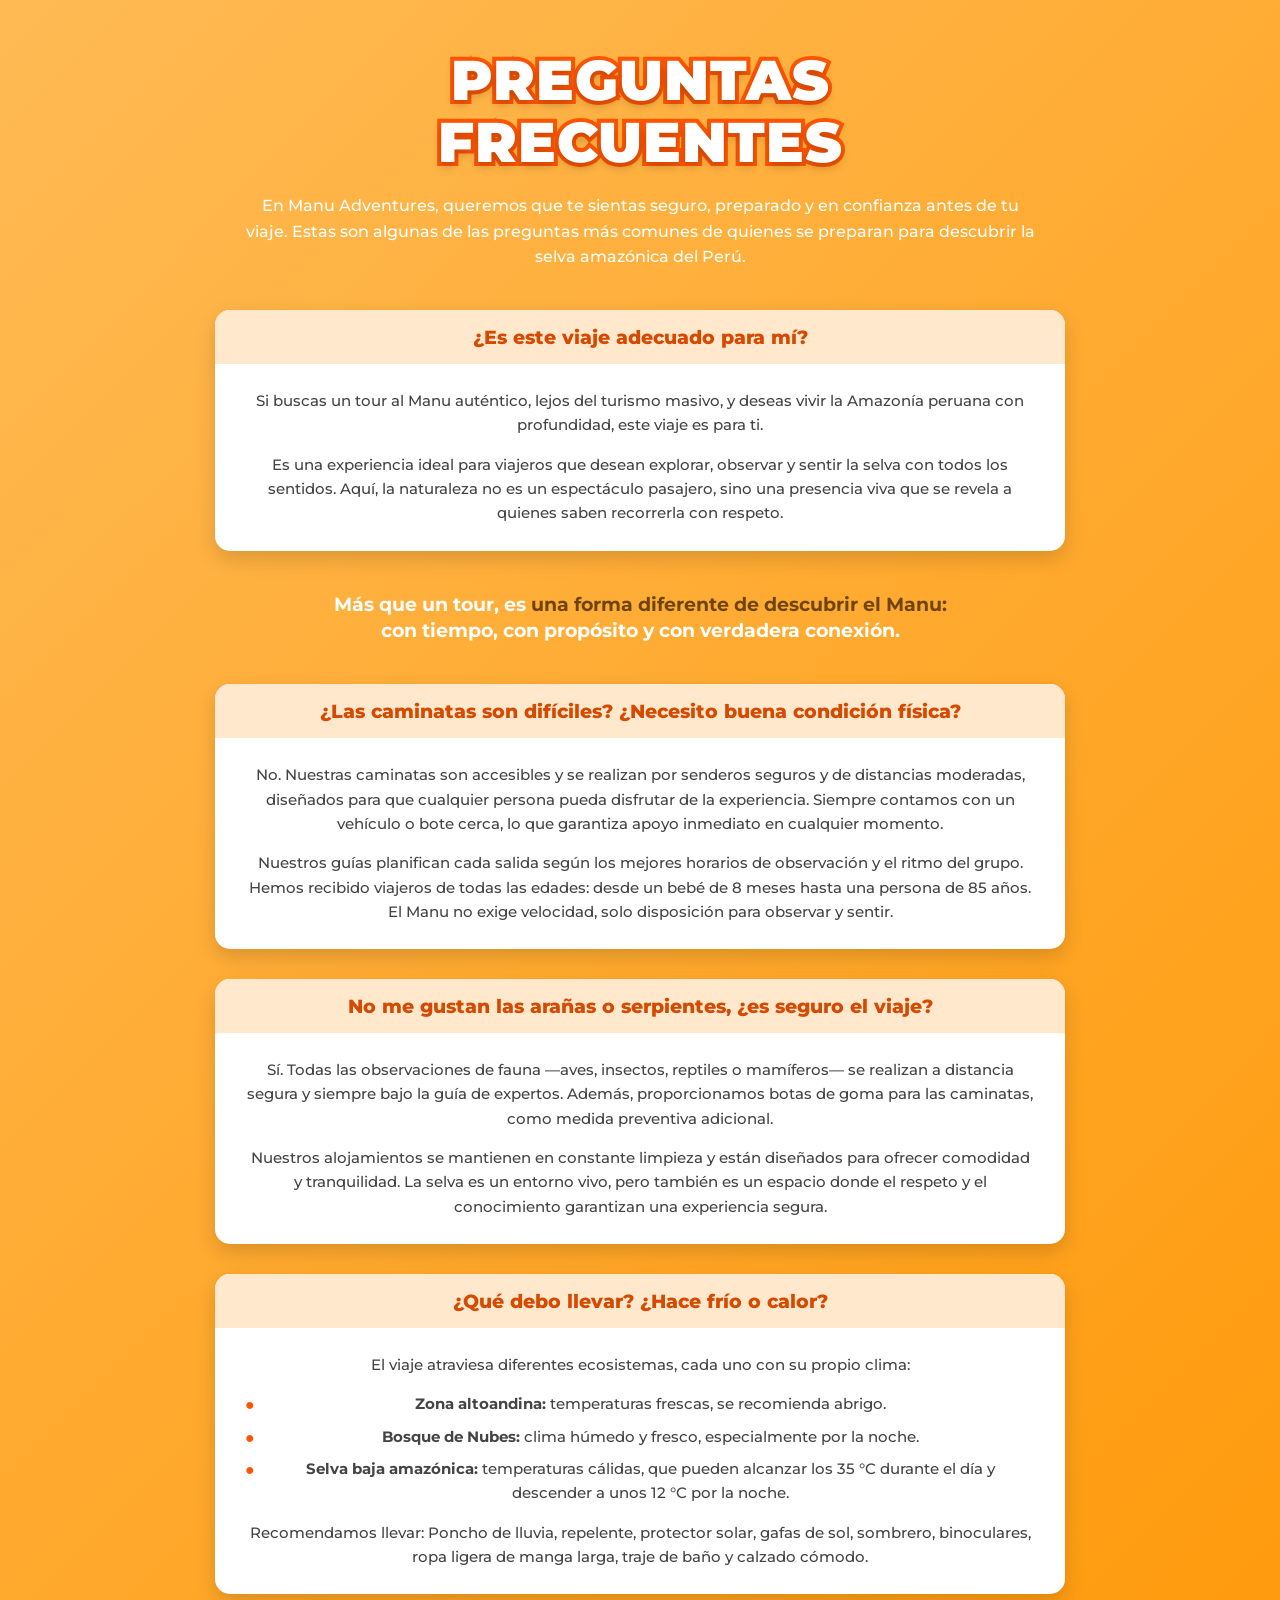
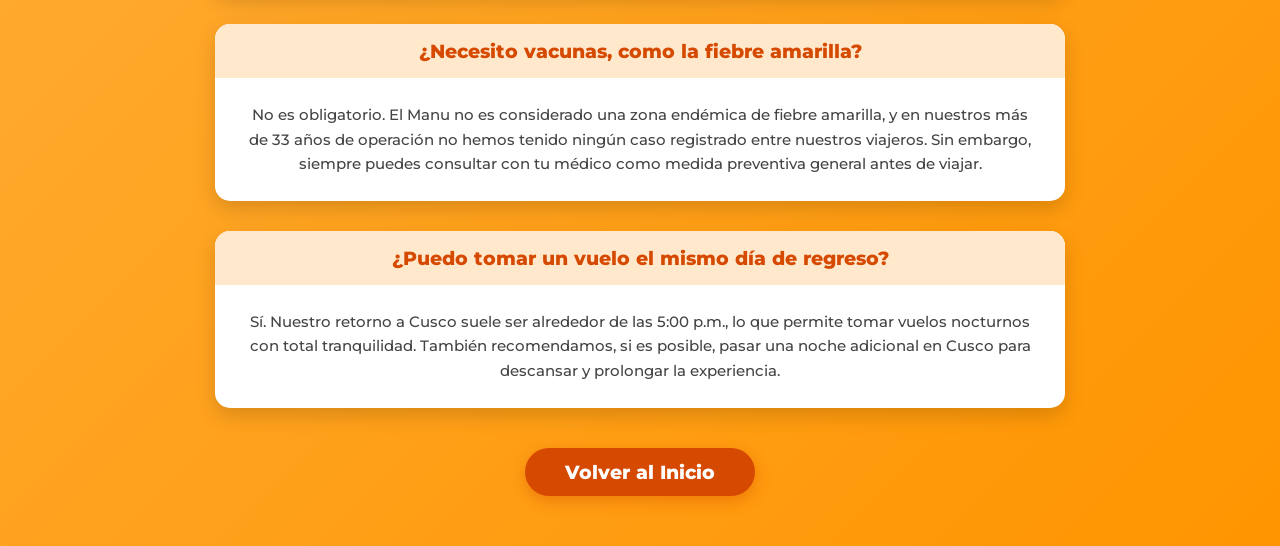
<file: faq.html>
<!DOCTYPE html>
<html lang="es">
<head>
    <meta charset="UTF-8">
    <meta name="viewport" content="width=device-width, initial-scale=1.0">
    <title>Preguntas Frecuentes - Manu Adventures</title>
    <link rel="icon" href="image/cropped-Logo-icono.png" type="image/png">
    <link href="https://fonts.googleapis.com/css2?family=Montserrat:wght@400;600;700;800;900&display=swap" rel="stylesheet">
    <link rel="stylesheet" href="style.css">
</head>
<body class="page-faq">

    <div class="faq-header">
        <h1 class="title-outline-faq">PREGUNTAS FRECUENTES</h1>
        <p class="faq-intro">En Manu Adventures, queremos que te sientas seguro, preparado y en confianza antes de tu viaje. Estas son algunas de las preguntas más comunes de quienes se preparan para descubrir la selva amazónica del Perú.</p>
    </div>

    <div class="faq-container">
        
        <div class="faq-card">
            <div class="faq-question">
                ¿Es este viaje adecuado para mí?
            </div>
            <div class="faq-answer">
                <p>Si buscas un tour al Manu auténtico, lejos del turismo masivo, y deseas vivir la Amazonía peruana con profundidad, este viaje es para ti.</p>
                <p>Es una experiencia ideal para viajeros que desean explorar, observar y sentir la selva con todos los sentidos. Aquí, la naturaleza no es un espectáculo pasajero, sino una presencia viva que se revela a quienes saben recorrerla con respeto.</p>
            </div>
        </div>

        <div class="faq-highlight">
            Más que un tour, es <span style="color:#70440e;">una forma diferente de descubrir el Manu:</span><br>
            con tiempo, con propósito y con verdadera conexión.
        </div>

        <div class="faq-card">
            <div class="faq-question">
                ¿Las caminatas son difíciles? ¿Necesito buena condición física?
            </div>
            <div class="faq-answer">
                <p>No. Nuestras caminatas son accesibles y se realizan por senderos seguros y de distancias moderadas, diseñados para que cualquier persona pueda disfrutar de la experiencia. Siempre contamos con un vehículo o bote cerca, lo que garantiza apoyo inmediato en cualquier momento.</p>
                <p>Nuestros guías planifican cada salida según los mejores horarios de observación y el ritmo del grupo. Hemos recibido viajeros de todas las edades: desde un bebé de 8 meses hasta una persona de 85 años. El Manu no exige velocidad, solo disposición para observar y sentir.</p>
            </div>
        </div>

        <div class="faq-card">
            <div class="faq-question">
                No me gustan las arañas o serpientes, ¿es seguro el viaje?
            </div>
            <div class="faq-answer">
                <p>Sí. Todas las observaciones de fauna —aves, insectos, reptiles o mamíferos— se realizan a distancia segura y siempre bajo la guía de expertos. Además, proporcionamos botas de goma para las caminatas, como medida preventiva adicional.</p>
                <p>Nuestros alojamientos se mantienen en constante limpieza y están diseñados para ofrecer comodidad y tranquilidad. La selva es un entorno vivo, pero también es un espacio donde el respeto y el conocimiento garantizan una experiencia segura.</p>
            </div>
        </div>

        <div class="faq-card">
            <div class="faq-question">
                ¿Qué debo llevar? ¿Hace frío o calor?
            </div>
            <div class="faq-answer">
                <p>El viaje atraviesa diferentes ecosistemas, cada uno con su propio clima:</p>
                <ul class="faq-list">
                    <li><strong>Zona altoandina:</strong> temperaturas frescas, se recomienda abrigo.</li>
                    <li><strong>Bosque de Nubes:</strong> clima húmedo y fresco, especialmente por la noche.</li>
                    <li><strong>Selva baja amazónica:</strong> temperaturas cálidas, que pueden alcanzar los 35 °C durante el día y descender a unos 12 °C por la noche.</li>
                </ul>
                <p>Recomendamos llevar: Poncho de lluvia, repelente, protector solar, gafas de sol, sombrero, binoculares, ropa ligera de manga larga, traje de baño y calzado cómodo.</p>
            </div>
        </div>

        <div class="faq-card">
            <div class="faq-question">
                ¿Necesito vacunas, como la fiebre amarilla?
            </div>
            <div class="faq-answer">
                <p>No es obligatorio. El Manu no es considerado una zona endémica de fiebre amarilla, y en nuestros más de 33 años de operación no hemos tenido ningún caso registrado entre nuestros viajeros. Sin embargo, siempre puedes consultar con tu médico como medida preventiva general antes de viajar.</p>
            </div>
        </div>

        <div class="faq-card">
            <div class="faq-question">
                ¿Puedo tomar un vuelo el mismo día de regreso?
            </div>
            <div class="faq-answer">
                <p>Sí. Nuestro retorno a Cusco suele ser alrededor de las 5:00 p.m., lo que permite tomar vuelos nocturnos con total tranquilidad. También recomendamos, si es posible, pasar una noche adicional en Cusco para descansar y prolongar la experiencia.</p>
            </div>
        </div>

        <div class="btn-container">
            <a href="index.html" class="cta-button btn-privado">Volver al Inicio</a>
        </div>

    </div>

    <script src="script.js"></script>
</body>
</html>
</file>
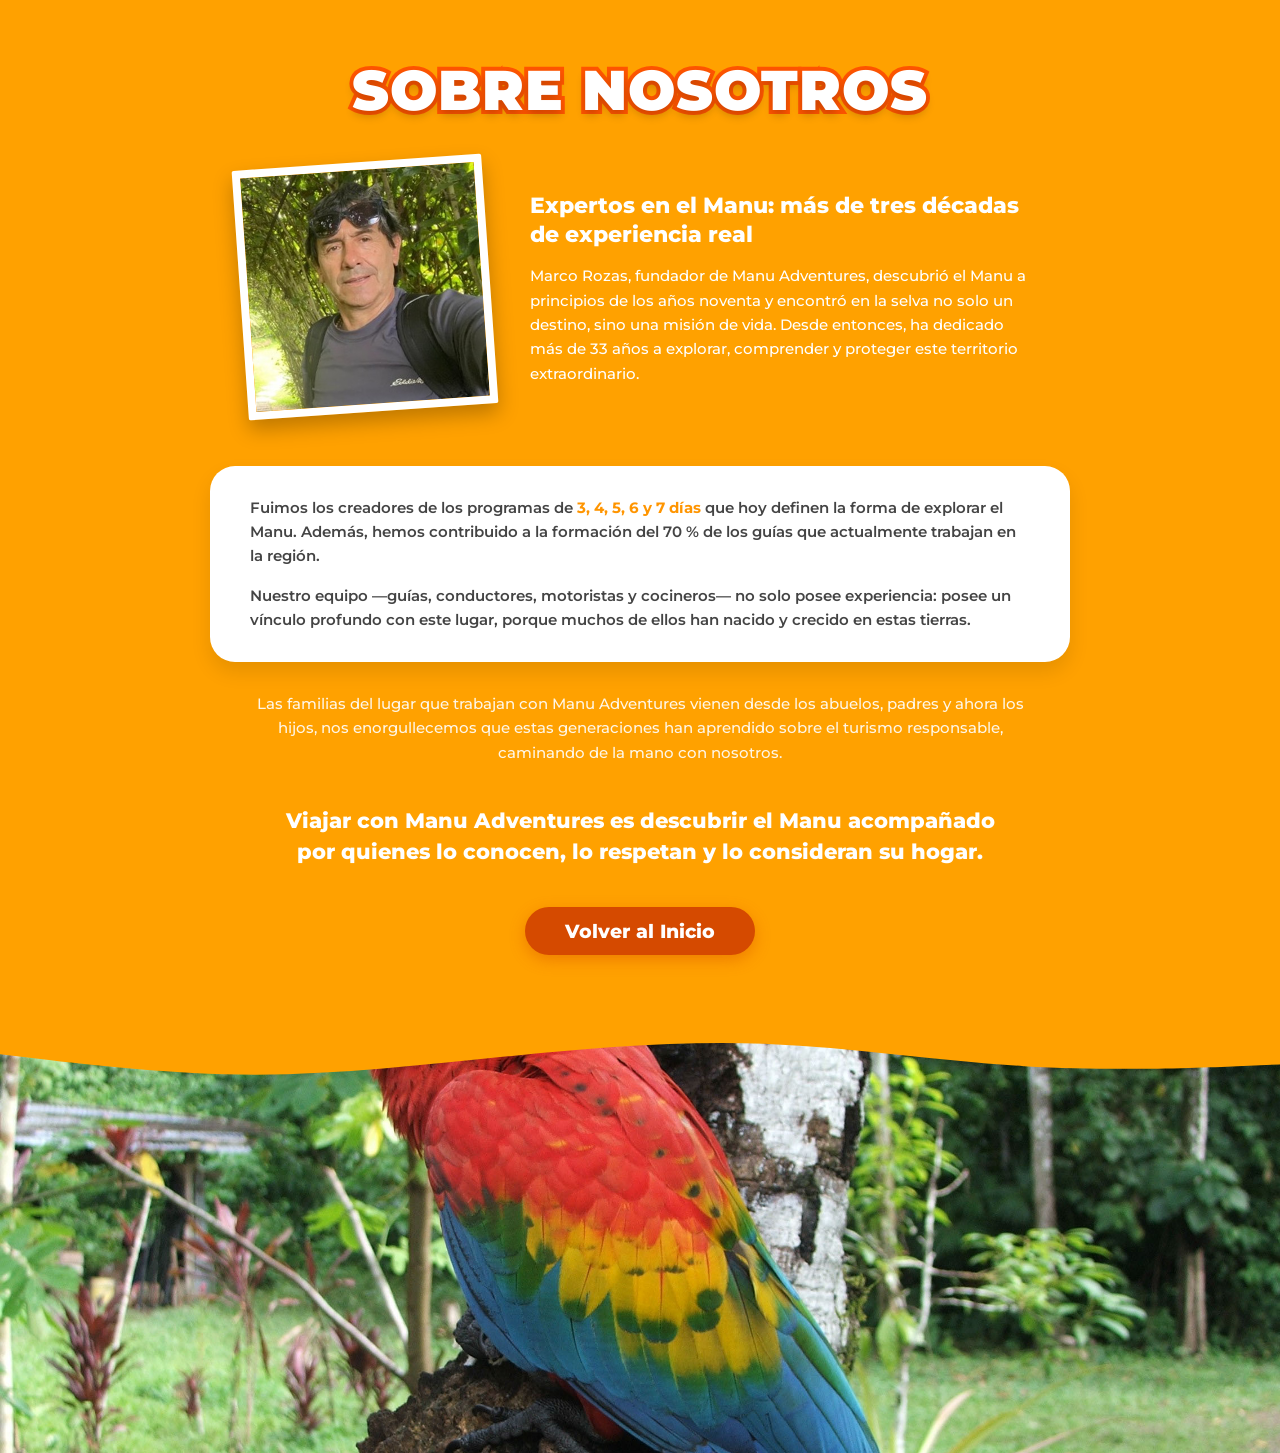
<file: sobre-nosotros.html>
<!DOCTYPE html>
<html lang="es">

<head>
    <meta charset="UTF-8">
    <meta name="viewport" content="width=device-width, initial-scale=1.0">
    <title>Sobre Nosotros - Manu Adventures</title>
    <link rel="icon" href="image/cropped-Logo-icono.png" type="image/png">
    <link href="https://fonts.googleapis.com/css2?family=Montserrat:wght@400;500;600;700;800;900&display=swap"
        rel="stylesheet">
    <link rel="stylesheet" href="style.css">
</head>

<body class="page-nosotros">

    <main class="content-nosotros">

        <h1 class="title-outline-faq" style="margin-bottom: 40px; margin-top: 20px;">SOBRE NOSOTROS</h1>

        <div class="bio-section">
            <div class="bio-image-wrapper">
                <img src="image/sr marco.jpeg" alt="Marco Rozas - Fundador" class="bio-image">
            </div>
            <div class="bio-text">
                <h2>Expertos en el Manu: más de tres décadas de experiencia real</h2>
                <p>Marco Rozas, fundador de Manu Adventures, descubrió el Manu a principios de los años noventa y
                    encontró en la selva no solo un destino, sino una misión de vida. Desde entonces, ha dedicado más de
                    33 años a explorar, comprender y proteger este territorio extraordinario.</p>
            </div>
        </div>

        <div class="white-card-nosotros">
            <p>Fuimos los creadores de los programas de <span class="text-orange-strong">3, 4, 5, 6 y 7 días</span> que
                hoy definen la forma de explorar el Manu. Además, hemos contribuido a la formación del 70 % de los guías
                que actualmente trabajan en la región.</p>
            <p style="margin-top: 15px;">Nuestro equipo —guías, conductores, motoristas y cocineros— no solo posee
                experiencia: posee un vínculo profundo con este lugar, porque muchos de ellos han nacido y crecido en
                estas tierras.</p>
        </div>

        <p class="nosotros-paragraph">Las familias del lugar que trabajan con Manu Adventures vienen desde los abuelos,
            padres y ahora los hijos, nos enorgullecemos que estas generaciones han aprendido sobre el turismo
            responsable, caminando de la mano con nosotros.</p>

        <p class="nosotros-highlight">
            Viajar con Manu Adventures</span> es descubrir el
            Manu acompañado por quienes lo conocen, lo respetan y lo consideran su hogar.
        </p>

        <div class="btn-container" style="margin-bottom: 40px;">
            <a href="index.html" class="cta-button btn-privado">Volver al Inicio</a>
        </div>

    </main>

    <div class="footer-image-section">
        <div class="wave-divider-top">
            <svg viewBox="0 0 1440 320" preserveAspectRatio="none">
                <path fill="#ffa100" fill-opacity="1"
                    d="M0,160L48,176C96,192,192,224,288,224C384,224,480,192,576,165.3C672,139,768,117,864,128C960,139,1056,181,1152,197.3C1248,213,1344,203,1392,197.3L1440,192L1440,0L1392,0C1344,0,1248,0,1152,0C1056,0,960,0,864,0C768,0,672,0,576,0C480,0,384,0,288,0C192,0,96,0,48,0L0,0Z">
                </path>
            </svg>
        </div>
        <img src="image/DSCF0116.jpg" alt="Jaguar en el Manu">
    </div>

    <script src="script.js"></script>
</body>

</html>
</file>
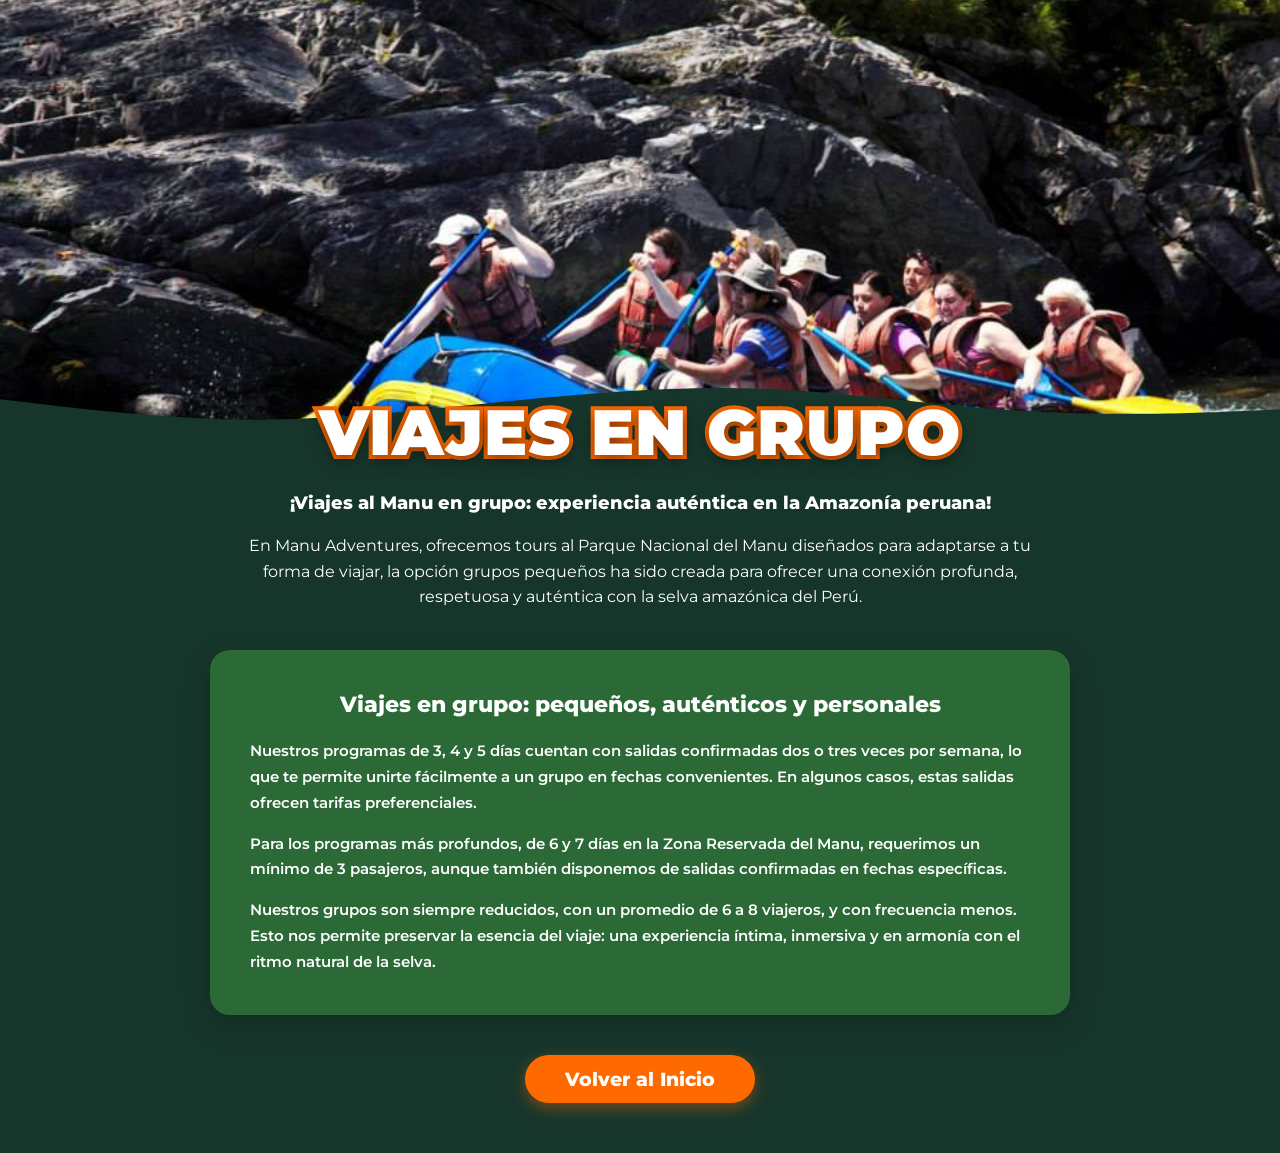
<file: viajes-grupo.html>
<!DOCTYPE html>
<html lang="es">
<head>
    <meta charset="UTF-8">
    <meta name="viewport" content="width=device-width, initial-scale=1.0">
    <title>Viajes en Grupo - Manu Adventures</title>
    <link href="https://fonts.googleapis.com/css2?family=Montserrat:wght@400;600;800;900&display=swap" rel="stylesheet">
    <link rel="stylesheet" href="style.css">
</head>
<body class="page-grupo">

    <header class="hero-grupo">
        <img src="image/Canotaje - Rafting - 4 dias y 8 dias.jpg" alt="Grupo en el Manu">
        
        <div class="wave-divider">
            <svg viewBox="0 0 1440 320" preserveAspectRatio="none">
                <path fill="#17362b" fill-opacity="1" d="M0,160L48,176C96,192,192,224,288,224C384,224,480,192,576,165.3C672,139,768,117,864,128C960,139,1056,181,1152,197.3C1248,213,1344,203,1392,197.3L1440,192L1440,320L1392,320C1344,320,1248,320,1152,320C1056,320,960,320,864,320C768,320,672,320,576,320C480,320,384,320,288,320C192,320,96,320,48,320L0,320Z"></path>
            </svg>
        </div>
    </header>

    <main class="content-grupo">
        
        <h1 class="title-outline">VIAJES EN GRUPO</h1>
        
        <h2 class="subtitle-grupo">¡Viajes al Manu en grupo: experiencia auténtica en la Amazonía peruana!</h2>
        
        <p class="intro-grupo">En Manu Adventures, ofrecemos tours al Parque Nacional del Manu diseñados para adaptarse a tu forma de viajar, la opción grupos pequeños ha sido creada para ofrecer una conexión profunda, respetuosa y auténtica con la selva amazónica del Perú.</p>

        <div class="info-card">
            <h3>Viajes en grupo: pequeños, auténticos y personales</h3>
            <p>Nuestros programas de 3, 4 y 5 días cuentan con salidas confirmadas dos o tres veces por semana, lo que te permite unirte fácilmente a un grupo en fechas convenientes. En algunos casos, estas salidas ofrecen tarifas preferenciales.</p>
            <p>Para los programas más profundos, de 6 y 7 días en la Zona Reservada del Manu, requerimos un mínimo de 3 pasajeros, aunque también disponemos de salidas confirmadas en fechas específicas.</p>
            <p>Nuestros grupos son siempre reducidos, con un promedio de 6 a 8 viajeros, y con frecuencia menos. Esto nos permite preservar la esencia del viaje: una experiencia íntima, inmersiva y en armonía con el ritmo natural de la selva.</p>
        </div>
        
        <div class="btn-container">
            <a href="index.html" class="cta-button">Volver al Inicio</a>
        </div>

    </main>

    <script src="script.js"></script>
</body>
</html>
</file>
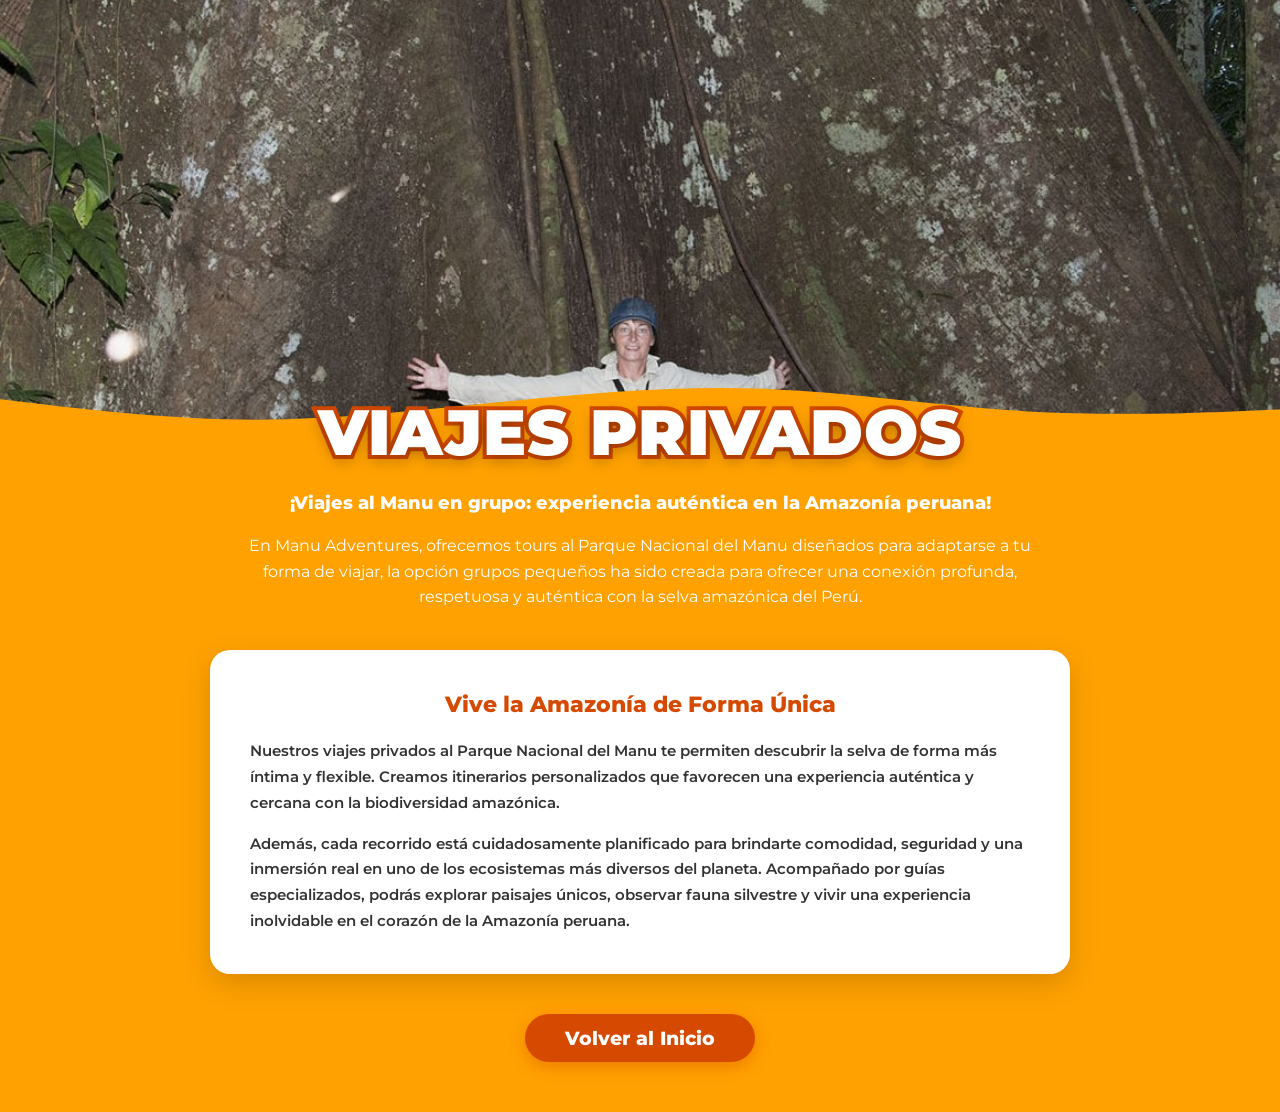
<file: viajes-privados.html>
<!DOCTYPE html>
<html lang="es">
<head>
    <meta charset="UTF-8">
    <meta name="viewport" content="width=device-width, initial-scale=1.0">
    <title>Viajes Privados - Manu Adventures</title>
    <link href="https://fonts.googleapis.com/css2?family=Montserrat:wght@400;600;800;900&display=swap" rel="stylesheet">
    <link rel="stylesheet" href="style.css">
</head>
<body class="page-privado">

    <header class="hero-grupo">
        <img src="image/viaje-privado-solo.jpg" alt="Viajera en la selva">
        
        <div class="wave-divider">
            <svg viewBox="0 0 1440 320" preserveAspectRatio="none">
                <path fill="#ffa100" fill-opacity="1" d="M0,160L48,176C96,192,192,224,288,224C384,224,480,192,576,165.3C672,139,768,117,864,128C960,139,1056,181,1152,197.3C1248,213,1344,203,1392,197.3L1440,192L1440,320L1392,320C1344,320,1248,320,1152,320C1056,320,960,320,864,320C768,320,672,320,576,320C480,320,384,320,288,320C192,320,96,320,48,320L0,320Z"></path>
            </svg>
        </div>
    </header>

    <main class="content-grupo">
        
        <h1 class="title-outline-privado">VIAJES PRIVADOS</h1>
        
        <h2 class="subtitle-grupo">¡Viajes al Manu en grupo: experiencia auténtica en la Amazonía peruana!</h2>
        
        <p class="intro-grupo">En Manu Adventures, ofrecemos tours al Parque Nacional del Manu diseñados para adaptarse a tu forma de viajar, la opción grupos pequeños ha sido creada para ofrecer una conexión profunda, respetuosa y auténtica con la selva amazónica del Perú.</p>

        <div class="info-card-blanca">
            <h3>Vive la Amazonía de Forma Única</h3>
            <p>Nuestros viajes privados al Parque Nacional del Manu te permiten descubrir la selva de forma más íntima y flexible. Creamos itinerarios personalizados que favorecen una experiencia auténtica y cercana con la biodiversidad amazónica.</p>
            <p>Además, cada recorrido está cuidadosamente planificado para brindarte comodidad, seguridad y una inmersión real en uno de los ecosistemas más diversos del planeta. Acompañado por guías especializados, podrás explorar paisajes únicos, observar fauna silvestre y vivir una experiencia inolvidable en el corazón de la Amazonía peruana.</p>
        </div>
        
        <div class="btn-container">
            <a href="index.html" class="cta-button btn-privado">Volver al Inicio</a>
        </div>

    </main>

    <script src="script.js"></script>
</body>
</html>
</file>
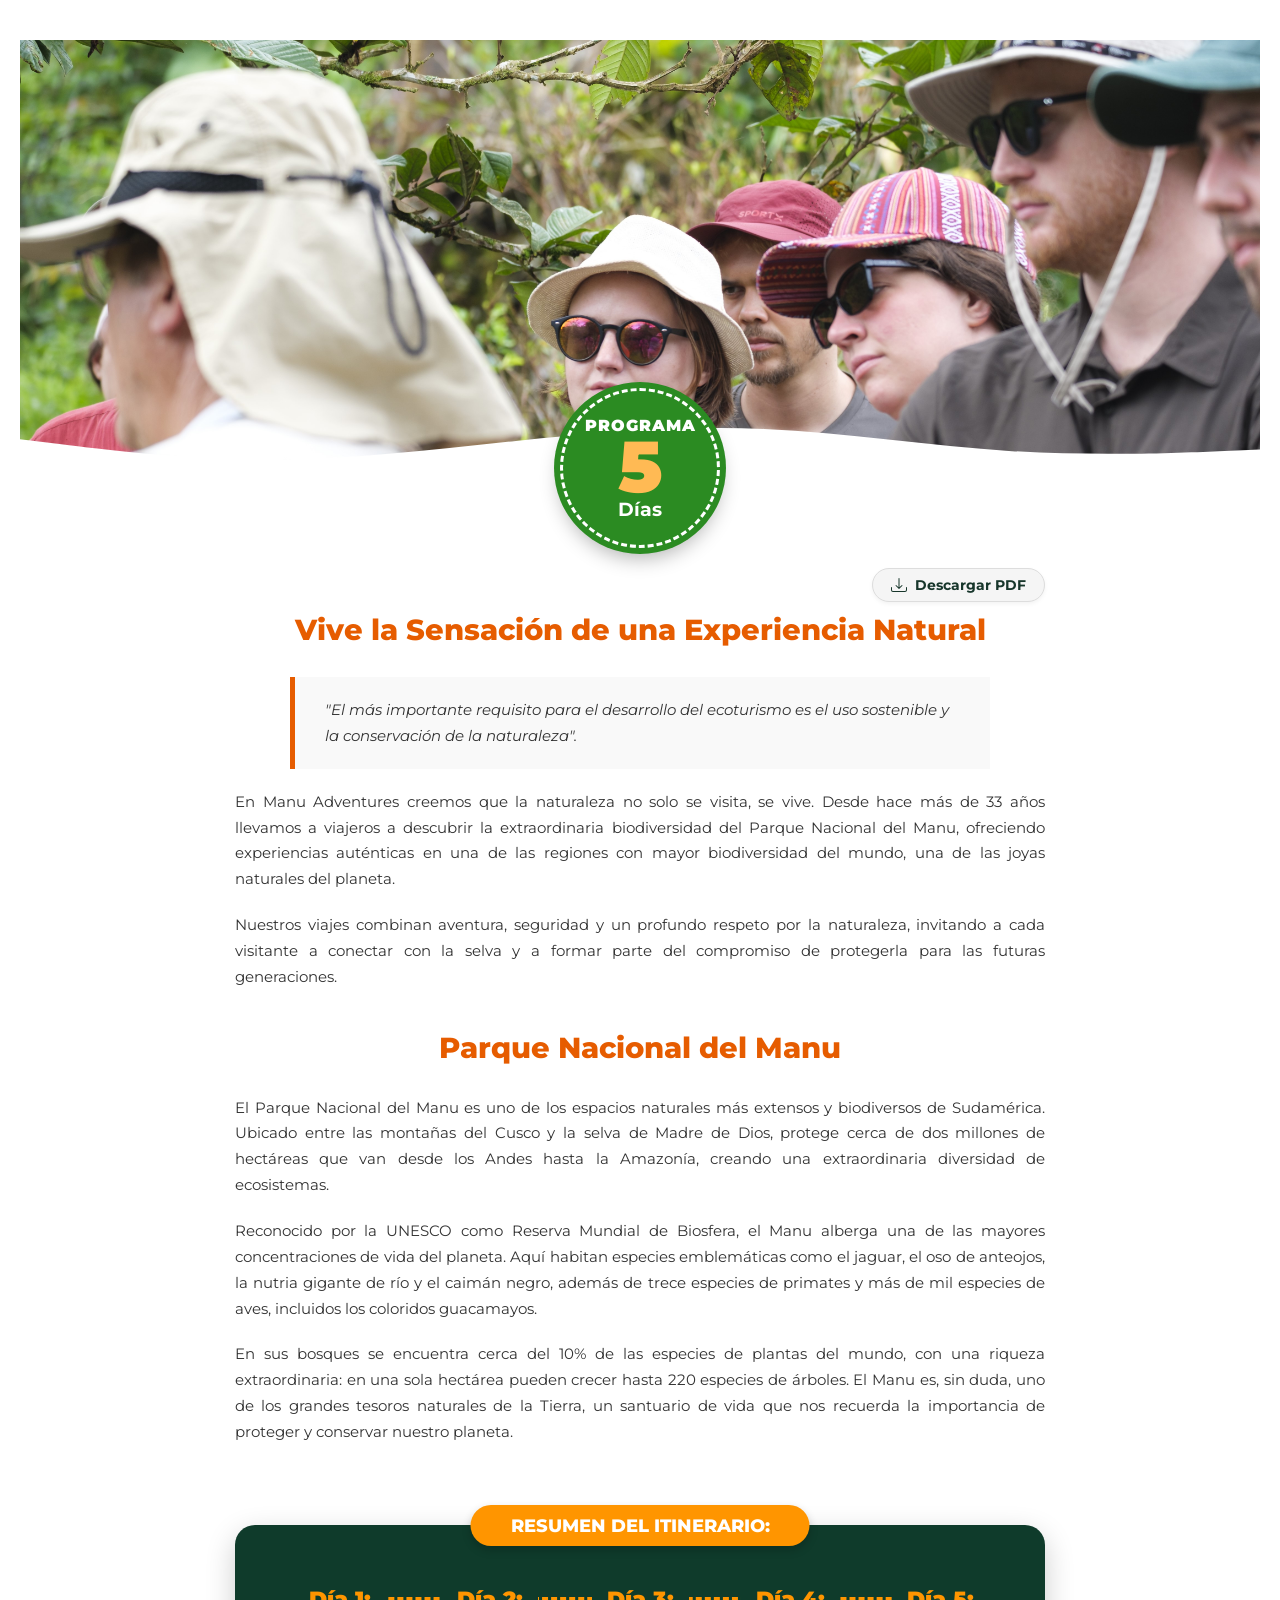
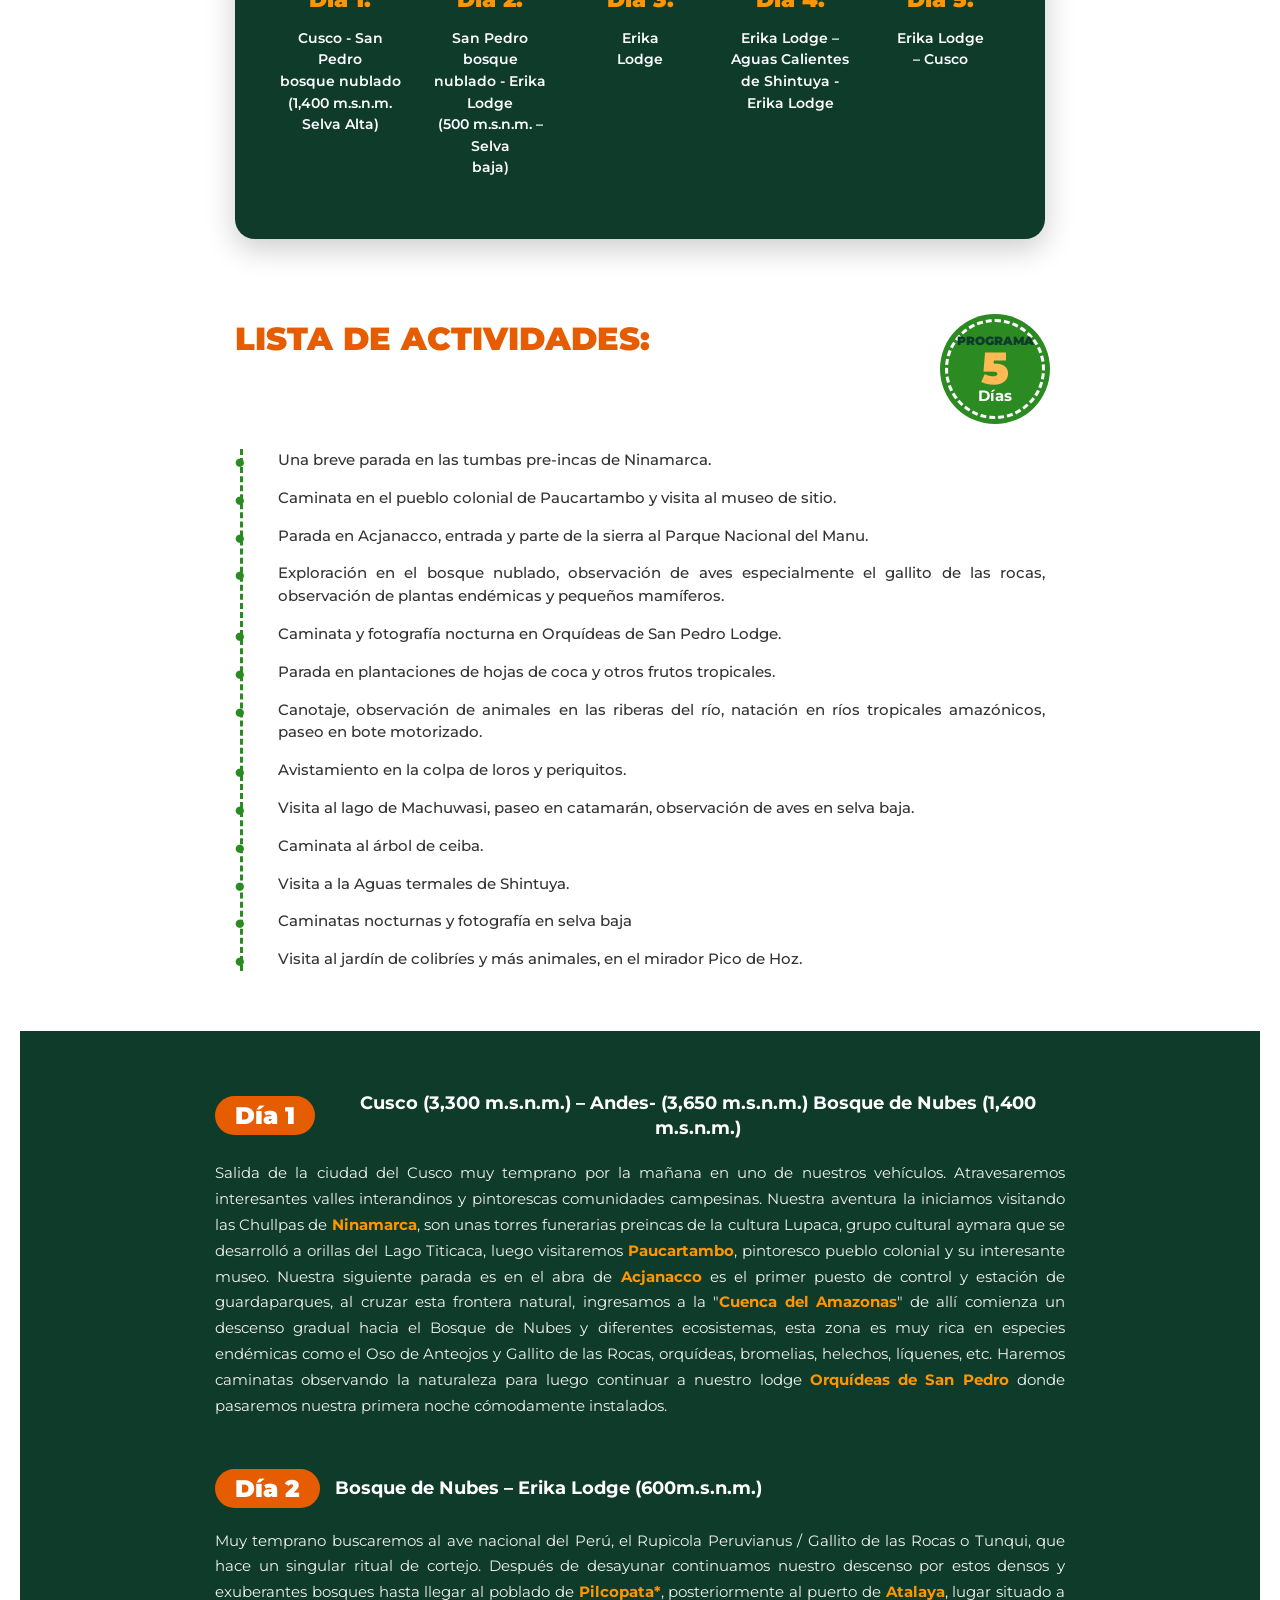
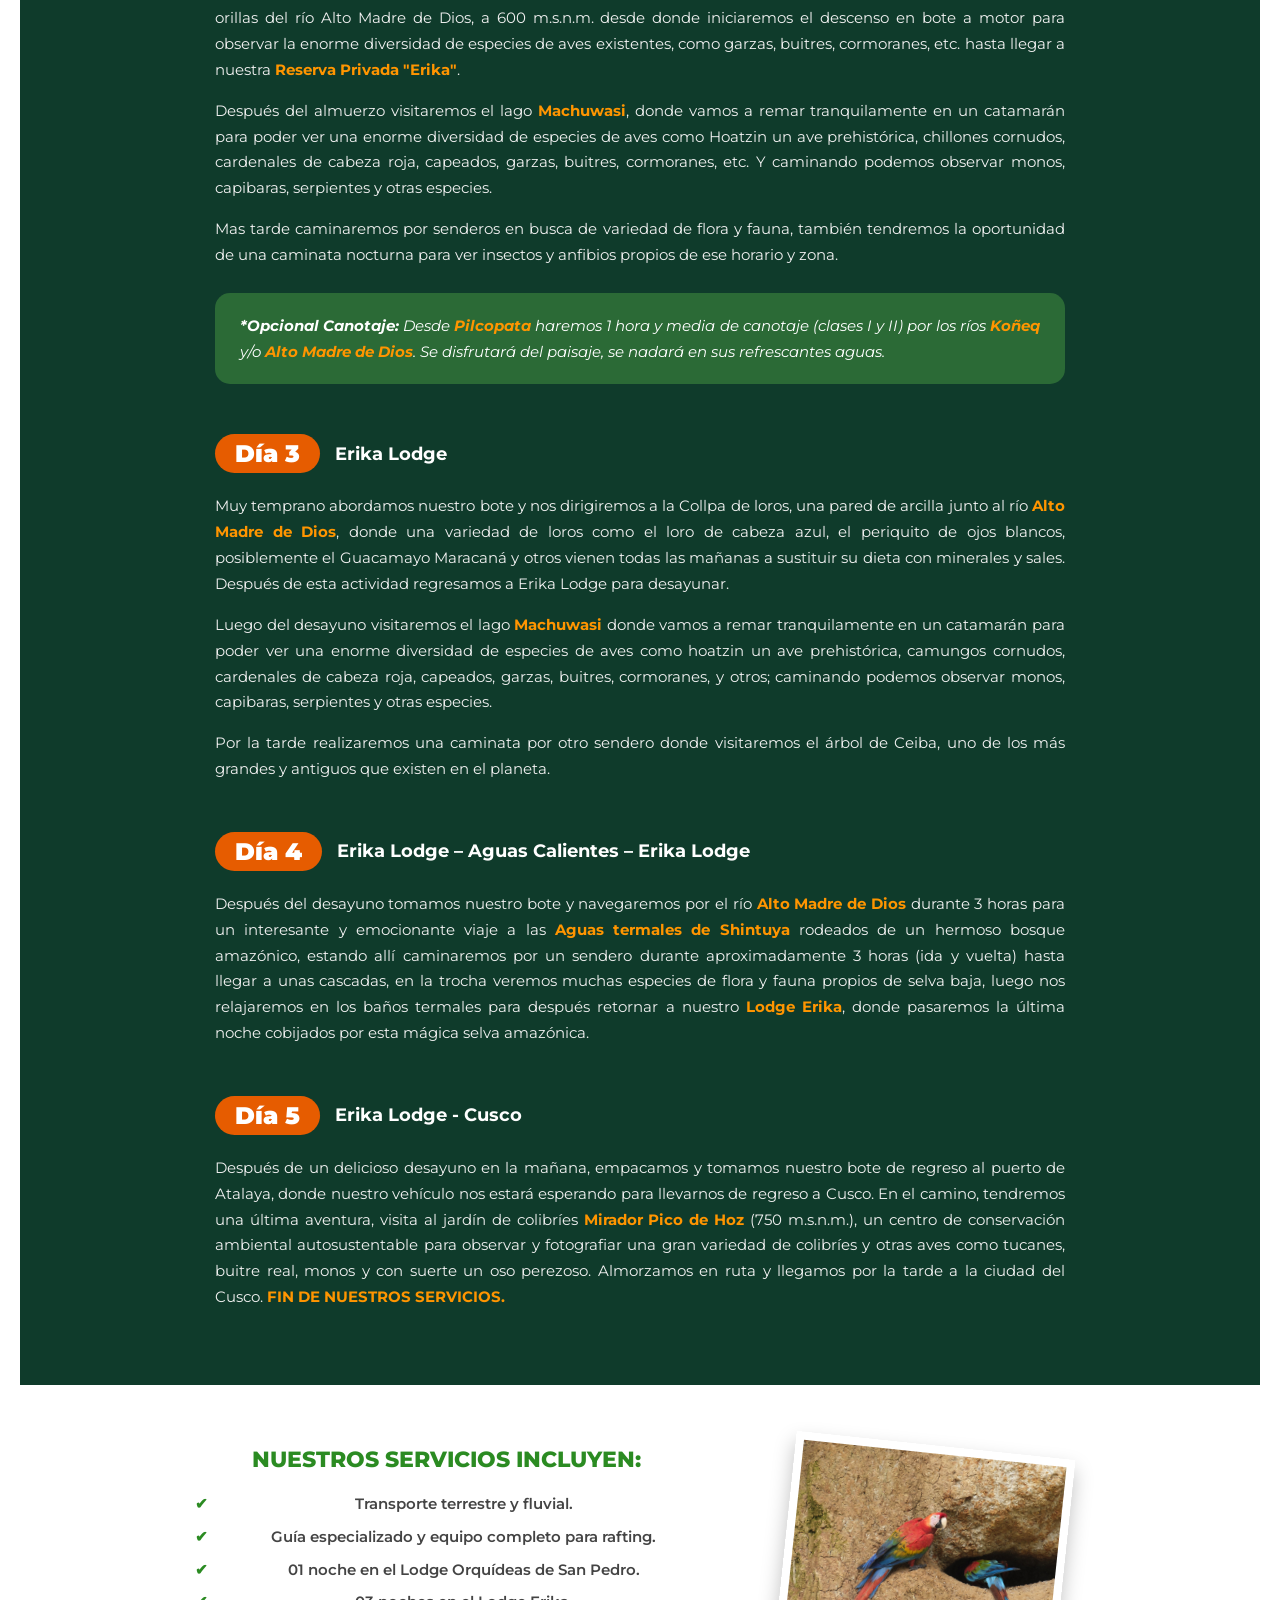
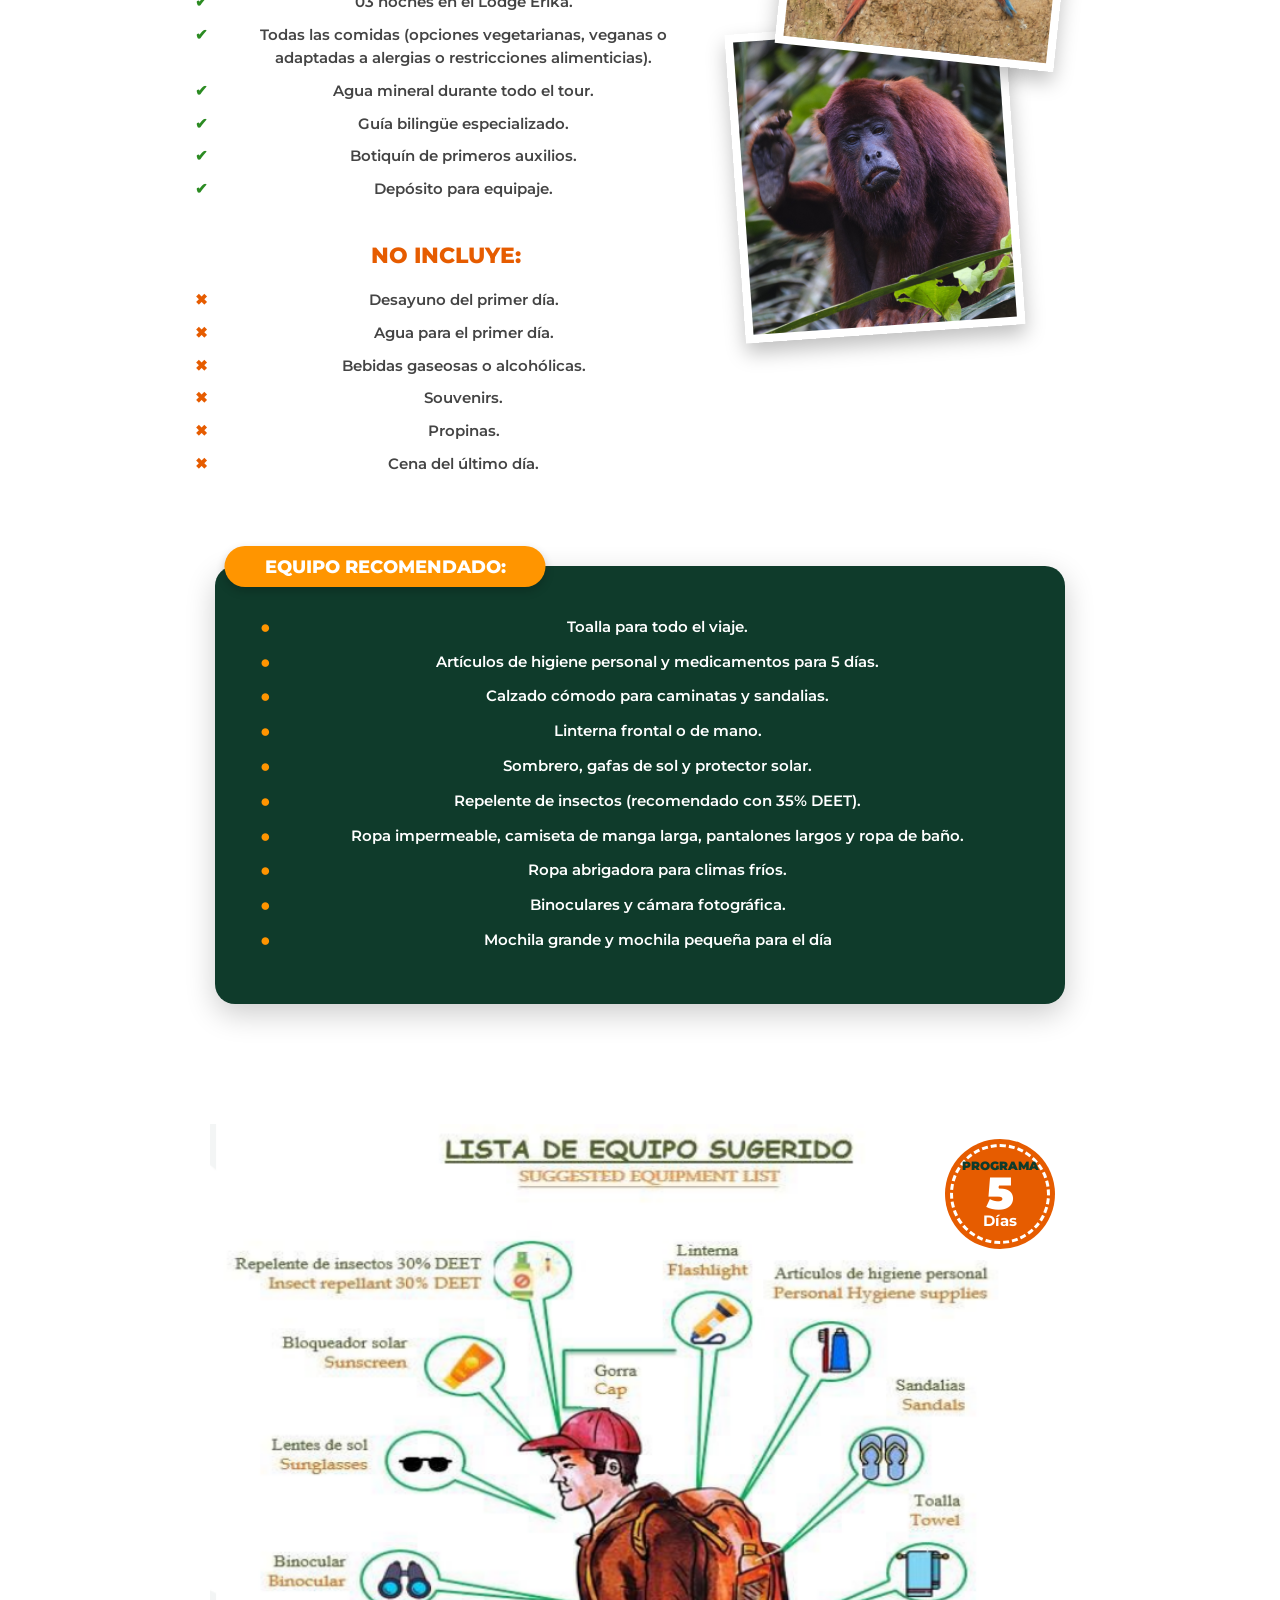
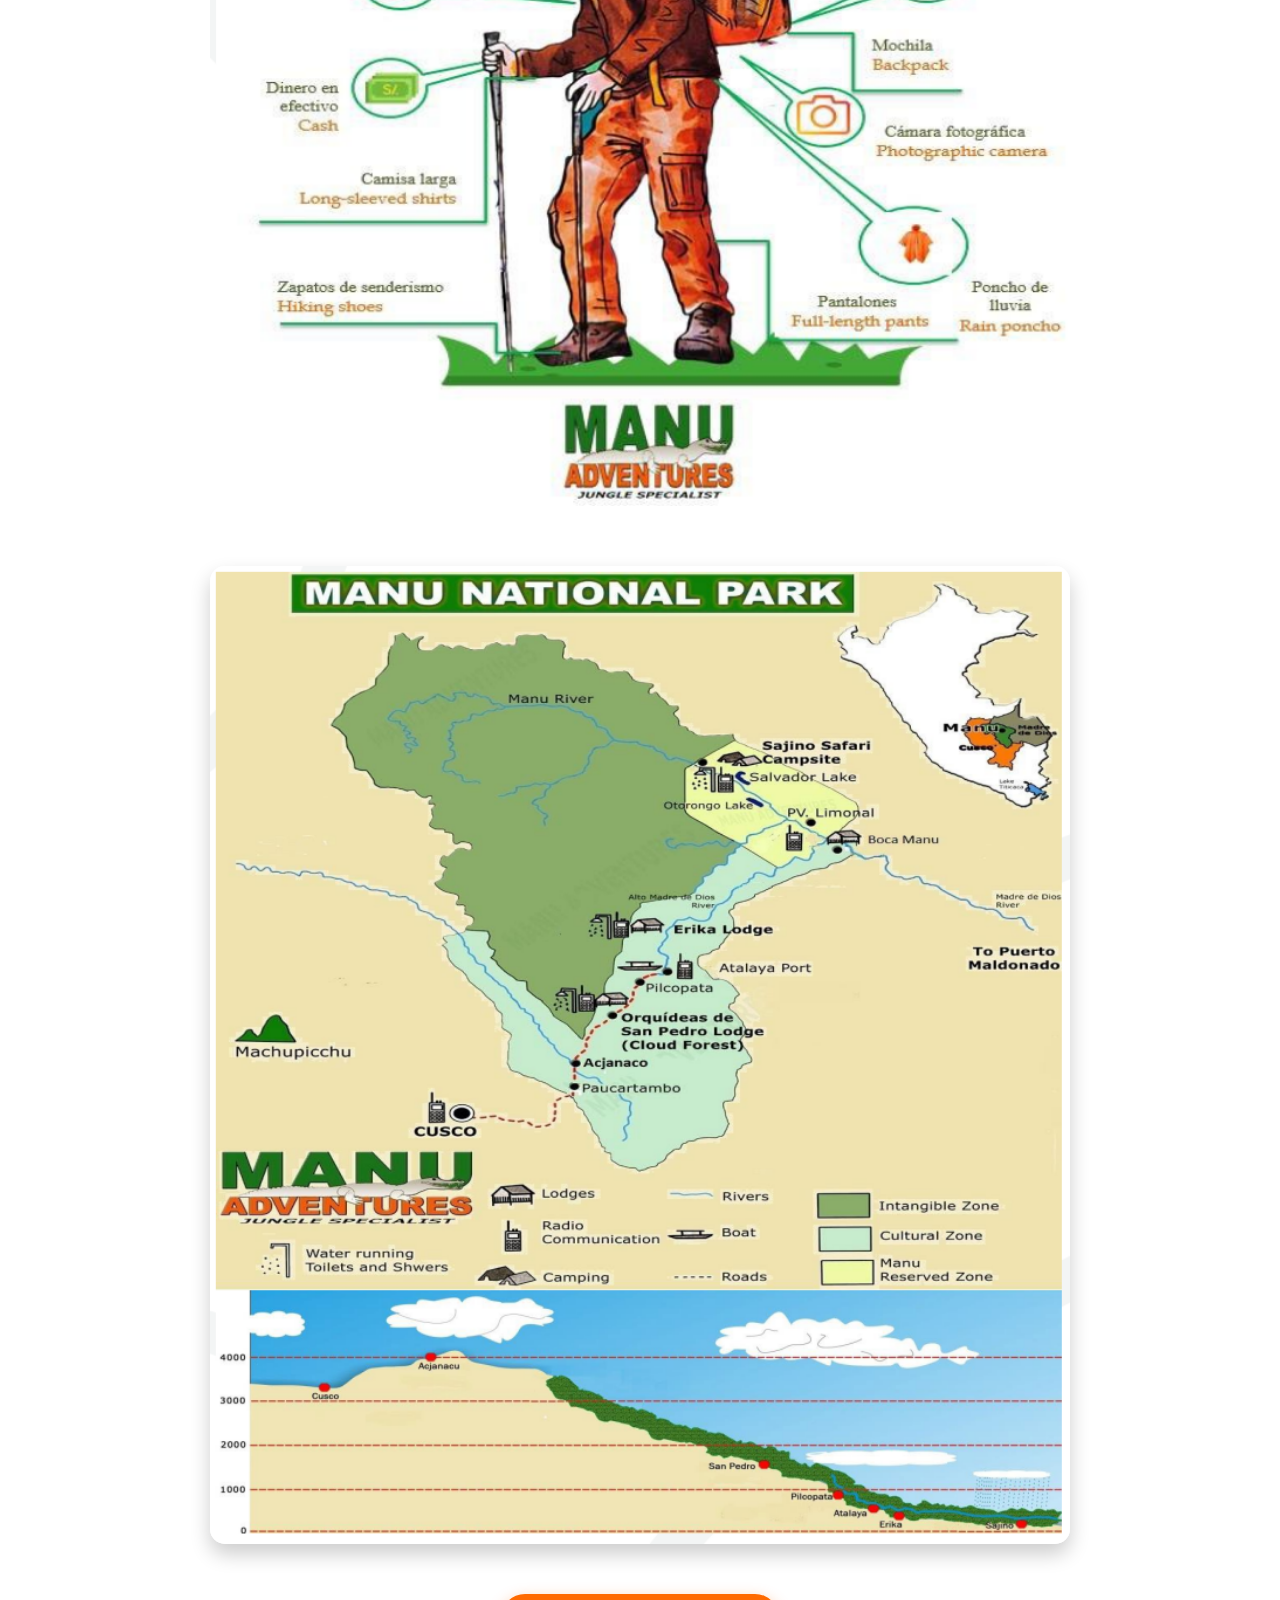
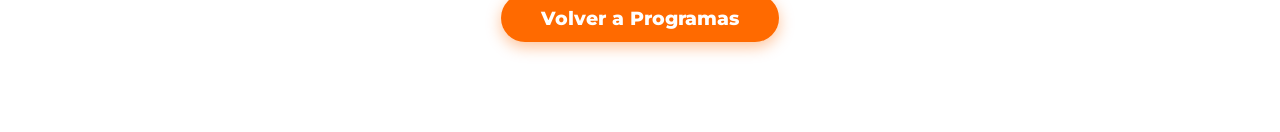
<file: Programas/programa-5-dias.html>
<!DOCTYPE html>
<html lang="es">
<head>
    <meta charset="UTF-8">
    <meta name="viewport" content="width=device-width, initial-scale=1.0">
    <title>Programa 5 Días - Manu Adventures</title>
    <link rel="icon" href="../image/cropped-Logo-icono.png" type="image/png">
    <link href="https://fonts.googleapis.com/css2?family=Montserrat:wght@400;500;600;700;800;900&display=swap" rel="stylesheet">
    <link rel="stylesheet" href="../style.css">
</head>
<body class="page-programa-detalle">

    <header class="hero-grupo hero-detalle">
        <img src="../image/progra/programa-5-dias.jpg" alt="Programa 5 Días en el Manu">
        <div class="wave-divider">
            <svg viewBox="0 0 1440 320" preserveAspectRatio="none">
                <path fill="#ffffff" fill-opacity="1" d="M0,160L48,176C96,192,192,224,288,224C384,224,480,192,576,165.3C672,139,768,117,864,128C960,139,1056,181,1152,197.3C1248,213,1344,203,1392,197.3L1440,192L1440,320L1392,320C1344,320,1248,320,1152,320C1056,320,960,320,864,320C768,320,672,320,576,320C480,320,384,320,288,320C192,320,96,320,48,320L0,320Z"></path>
            </svg>
        </div>
        
        <div class="badge-gigante-container">
            <div class="badge-gigante badge-green">
                <span class="badge-g-top">PROGRAMA</span>
                <span class="badge-g-num text-yellow">5</span>
                <span class="badge-g-bot">Días</span>
            </div>
        </div>
    </header>

    <main class="content-programa-detalle">
        <div class="download-pdf-container">
            <a href="../Programas-PDF/Programa 5 Días.pdf" download class="btn-download-pdf">
                <svg xmlns="http://www.w3.org/2000/svg" width="16" height="16" fill="currentColor" viewBox="0 0 16 16">
                    <path d="M.5 9.9a.5.5 0 0 1 .5.5v2.5a1 1 0 0 0 1 1h12a1 1 0 0 0 1-1v-2.5a.5.5 0 0 1 1 0v2.5a2 2 0 0 1-2 2H2a2 2 0 0 1-2-2v-2.5a.5.5 0 0 1 .5-.5z"/>
                    <path d="M7.646 11.854a.5.5 0 0 0 .708 0l3-3a.5.5 0 0 0-.708-.708L8.5 10.293V1.5a.5.5 0 0 0-1 0v8.793L5.354 8.146a.5.5 0 1 0-.708.708l3 3z"/>
                </svg>
                Descargar PDF
            </a>
        </div>
        
        <h2 class="title-orange-center">Vive la Sensación de una Experiencia Natural</h2>
        <p class="quote-text">"El más importante requisito para el desarrollo del ecoturismo es el uso sostenible y la conservación de la naturaleza".</p>
        <p>En Manu Adventures creemos que la naturaleza no solo se visita, se vive. Desde hace más de 33 años llevamos a viajeros a descubrir la extraordinaria biodiversidad del Parque Nacional del Manu, ofreciendo experiencias auténticas en una de las regiones con mayor biodiversidad del mundo, una de las joyas naturales del planeta.</p>
        <p>Nuestros viajes combinan aventura, seguridad y un profundo respeto por la naturaleza, invitando a cada visitante a conectar con la selva y a formar parte del compromiso de protegerla para las futuras generaciones.</p>

        <h2 class="title-orange-center" style="margin-top: 40px;">Parque Nacional del Manu</h2>
        <p>El Parque Nacional del Manu es uno de los espacios naturales más extensos y biodiversos de Sudamérica. Ubicado entre las montañas del Cusco y la selva de Madre de Dios, protege cerca de dos millones de hectáreas que van desde los Andes hasta la Amazonía, creando una extraordinaria diversidad de ecosistemas.</p>
        <p>Reconocido por la UNESCO como Reserva Mundial de Biosfera, el Manu alberga una de las mayores concentraciones de vida del planeta. Aquí habitan especies emblemáticas como el jaguar, el oso de anteojos, la nutria gigante de río y el caimán negro, además de trece especies de primates y más de mil especies de aves, incluidos los coloridos guacamayos.</p>
        <p>En sus bosques se encuentra cerca del 10% de las especies de plantas del mundo, con una riqueza extraordinaria: en una sola hectárea pueden crecer hasta 220 especies de árboles. El Manu es, sin duda, uno de los grandes tesoros naturales de la Tierra, un santuario de vida que nos recuerda la importancia de proteger y conservar nuestro planeta.</p>

        <div class="itinerary-wrapper">
            <div class="orange-pill-itinerary">RESUMEN DEL ITINERARIO:</div>
            <div class="itinerary-card">
                <div class="itinerary-line"></div>
                
                <div class="itinerary-day">
                    <h4 class="day-title">Día 1:</h4>
                    <p class="day-desc">Cusco - San Pedro<br>bosque nublado<br>(1,400 m.s.n.m.<br>Selva Alta)</p>
                </div>
                <div class="itinerary-day">
                    <h4 class="day-title">Día 2:</h4>
                    <p class="day-desc">San Pedro bosque<br>nublado - Erika Lodge<br>(500 m.s.n.m. – Selva<br>baja)</p>
                </div>
                <div class="itinerary-day">
                    <h4 class="day-title">Día 3:</h4>
                    <p class="day-desc">Erika<br>Lodge</p>
                </div>
                <div class="itinerary-day">
                    <h4 class="day-title">Día 4:</h4>
                    <p class="day-desc">Erika Lodge –<br>Aguas Calientes<br>de Shintuya -<br>Erika Lodge</p>
                </div>
                <div class="itinerary-day">
                    <h4 class="day-title">Día 5:</h4>
                    <p class="day-desc">Erika Lodge<br>– Cusco</p>
                </div>
            </div>
        </div>

        <div class="activities-section">
            <div class="activities-header">
                <h2 class="title-activities">LISTA DE ACTIVIDADES:</h2>
                <div class="badge-mini badge-green">
                    <span class="bm-top">PROGRAMA</span>
                    <span class="bm-num text-yellow">5</span>
                    <span class="bm-bot">Días</span>
                </div>
            </div>
            
            <ul class="timeline-list">
                <li>Una breve parada en las tumbas pre-incas de Ninamarca.</li>
                <li>Caminata en el pueblo colonial de Paucartambo y visita al museo de sitio.</li>
                <li>Parada en Acjanacco, entrada y parte de la sierra al Parque Nacional del Manu.</li>
                <li>Exploración en el bosque nublado, observación de aves especialmente el gallito de las rocas, observación de plantas endémicas y pequeños mamíferos.</li>
                <li>Caminata y fotografía nocturna en Orquídeas de San Pedro Lodge.</li>
                <li>Parada en plantaciones de hojas de coca y otros frutos tropicales.</li>
                <li>Canotaje, observación de animales en las riberas del río, natación en ríos tropicales amazónicos, paseo en bote motorizado.</li>
                <li>Avistamiento en la colpa de loros y periquitos.</li>
                <li>Visita al lago de Machuwasi, paseo en catamarán, observación de aves en selva baja.</li>
                <li>Caminata al árbol de ceiba.</li>
                <li>Visita a la Aguas termales de Shintuya.</li>
                <li>Caminatas nocturnas y fotografía en selva baja</li>
                <li>Visita al jardín de colibríes y más animales, en el mirador Pico de Hoz.</li>
            </ul>
        </div>
        
    </main>

    <section class="detailed-itinerary-section">
        <div class="itinerary-content">
            
            <div class="itinerary-day-detail">
                <div class="day-header-detail">
                    <span class="day-pill">Día 1</span>
                    <h3 class="day-route">Cusco (3,300 m.s.n.m.) – Andes- (3,650 m.s.n.m.) Bosque de Nubes (1,400 m.s.n.m.)</h3>
                </div>
                <div class="day-body">
                    <p>Salida de la ciudad del Cusco muy temprano por la mañana en uno de nuestros vehículos. Atravesaremos interesantes valles interandinos y pintorescas comunidades campesinas. Nuestra aventura la iniciamos visitando las Chullpas de <span class="text-orange-strong">Ninamarca</span>, son unas torres funerarias preincas de la cultura Lupaca, grupo cultural aymara que se desarrolló a orillas del Lago Titicaca, luego visitaremos <span class="text-orange-strong">Paucartambo</span>, pintoresco pueblo colonial y su interesante museo. Nuestra siguiente parada es en el abra de <span class="text-orange-strong">Acjanacco</span> es el primer puesto de control y estación de guardaparques, al cruzar esta frontera natural, ingresamos a la "<span class="text-orange-strong">Cuenca del Amazonas</span>" de allí comienza un descenso gradual hacia el Bosque de Nubes y diferentes ecosistemas, esta zona es muy rica en especies endémicas como el Oso de Anteojos y Gallito de las Rocas, orquídeas, bromelias, helechos, líquenes, etc. Haremos caminatas observando la naturaleza para luego continuar a nuestro lodge <span class="text-orange-strong">Orquídeas de San Pedro</span> donde pasaremos nuestra primera noche cómodamente instalados.</p>
                </div>
            </div>

            <div class="itinerary-day-detail">
                <div class="day-header-detail">
                    <span class="day-pill">Día 2</span>
                    <h3 class="day-route">Bosque de Nubes – Erika Lodge (600m.s.n.m.)</h3>
                </div>
                <div class="day-body">
                    <p>Muy temprano buscaremos al ave nacional del Perú, el Rupicola Peruvianus / Gallito de las Rocas o Tunqui, que hace un singular ritual de cortejo. Después de desayunar continuamos nuestro descenso por estos densos y exuberantes bosques hasta llegar al poblado de <span class="text-orange-strong">Pilcopata*</span>, posteriormente al puerto de <span class="text-orange-strong">Atalaya</span>, lugar situado a orillas del río Alto Madre de Dios, a 600 m.s.n.m. desde donde iniciaremos el descenso en bote a motor para observar la enorme diversidad de especies de aves existentes, como garzas, buitres, cormoranes, etc. hasta llegar a nuestra <span class="text-orange-strong">Reserva Privada "Erika"</span>.</p>
                    <p>Después del almuerzo visitaremos el lago <span class="text-orange-strong">Machuwasi</span>, donde vamos a remar tranquilamente en un catamarán para poder ver una enorme diversidad de especies de aves como Hoatzin un ave prehistórica, chillones cornudos, cardenales de cabeza roja, capeados, garzas, buitres, cormoranes, etc. Y caminando podemos observar monos, capibaras, serpientes y otras especies.</p>
                    <p>Mas tarde caminaremos por senderos en busca de variedad de flora y fauna, también tendremos la oportunidad de una caminata nocturna para ver insectos y anfibios propios de ese horario y zona.</p>
                    
                    <div class="optional-box">
                        <p><strong>*Opcional Canotaje:</strong> Desde <span class="text-orange-strong">Pilcopata</span> haremos 1 hora y media de canotaje (clases I y II) por los ríos <span class="text-orange-strong">Koñeq</span> y/o <span class="text-orange-strong">Alto Madre de Dios</span>. Se disfrutará del paisaje, se nadará en sus refrescantes aguas.</p>
                    </div>
                </div>
            </div>

            <div class="itinerary-day-detail">
                <div class="day-header-detail">
                    <span class="day-pill">Día 3</span>
                    <h3 class="day-route">Erika Lodge</h3>
                </div>
                <div class="day-body">
                    <p>Muy temprano abordamos nuestro bote y nos dirigiremos a la Collpa de loros, una pared de arcilla junto al río <span class="text-orange-strong">Alto Madre de Dios</span>, donde una variedad de loros como el loro de cabeza azul, el periquito de ojos blancos, posiblemente el Guacamayo Maracaná y otros vienen todas las mañanas a sustituir su dieta con minerales y sales. Después de esta actividad regresamos a Erika Lodge para desayunar.</p>
                    <p>Luego del desayuno visitaremos el lago <span class="text-orange-strong">Machuwasi</span> donde vamos a remar tranquilamente en un catamarán para poder ver una enorme diversidad de especies de aves como hoatzin un ave prehistórica, camungos cornudos, cardenales de cabeza roja, capeados, garzas, buitres, cormoranes, y otros; caminando podemos observar monos, capibaras, serpientes y otras especies.</p>
                    <p>Por la tarde realizaremos una caminata por otro sendero donde visitaremos el árbol de Ceiba, uno de los más grandes y antiguos que existen en el planeta.</p>
                </div>
            </div>

            <div class="itinerary-day-detail">
                <div class="day-header-detail">
                    <span class="day-pill">Día 4</span>
                    <h3 class="day-route">Erika Lodge – Aguas Calientes – Erika Lodge</h3>
                </div>
                <div class="day-body">
                    <p>Después del desayuno tomamos nuestro bote y navegaremos por el río <span class="text-orange-strong">Alto Madre de Dios</span> durante 3 horas para un interesante y emocionante viaje a las <span class="text-orange-strong">Aguas termales de Shintuya</span> rodeados de un hermoso bosque amazónico, estando allí caminaremos por un sendero durante aproximadamente 3 horas (ida y vuelta) hasta llegar a unas cascadas, en la trocha veremos muchas especies de flora y fauna propios de selva baja, luego nos relajaremos en los baños termales para después retornar a nuestro <span class="text-orange-strong">Lodge Erika</span>, donde pasaremos la última noche cobijados por esta mágica selva amazónica.</p>
                </div>
            </div>

            <div class="itinerary-day-detail" style="margin-bottom: 0;">
                <div class="day-header-detail">
                    <span class="day-pill">Día 5</span>
                    <h3 class="day-route">Erika Lodge - Cusco</h3>
                </div>
                <div class="day-body">
                    <p>Después de un delicioso desayuno en la mañana, empacamos y tomamos nuestro bote de regreso al puerto de Atalaya, donde nuestro vehículo nos estará esperando para llevarnos de regreso a Cusco. En el camino, tendremos una última aventura, visita al jardín de colibríes <span class="text-orange-strong">Mirador Pico de Hoz</span> (750 m.s.n.m.), un centro de conservación ambiental autosustentable para observar y fotografiar una gran variedad de colibríes y otras aves como tucanes, buitre real, monos y con suerte un oso perezoso. Almorzamos en ruta y llegamos por la tarde a la ciudad del Cusco. <span class="text-orange-strong">FIN DE NUESTROS SERVICIOS.</span></p>
                </div>
            </div>

        </div>
    </section>

    <section class="services-equipment-section">
        <div class="services-container">
            <div class="services-text">
                <h3 class="green-title">NUESTROS SERVICIOS INCLUYEN:</h3>
                <ul class="custom-list check-list">
                    <li>Transporte terrestre y fluvial.</li>
                    <li>Guía especializado y equipo completo para rafting.</li>
                    <li>01 noche en el Lodge Orquídeas de San Pedro.</li>
                    <li>03 noches en el Lodge Erika.</li>
                    <li>Todas las comidas (opciones vegetarianas, veganas o adaptadas a alergias o restricciones alimenticias).</li>
                    <li>Agua mineral durante todo el tour.</li>
                    <li>Guía bilingüe especializado.</li>
                    <li>Botiquín de primeros auxilios.</li>
                    <li>Depósito para equipaje.</li>
                </ul>

                <h3 class="orange-title" style="margin-top: 40px;">NO INCLUYE:</h3>
                <ul class="custom-list cross-list">
                    <li>Desayuno del primer día.</li>
                    <li>Agua para el primer día.</li>
                    <li>Bebidas gaseosas o alcohólicas.</li>
                    <li>Souvenirs.</li>
                    <li>Propinas.</li>
                    <li>Cena del último día.</li>
                </ul>
            </div>

            <div class="services-images">
                <img src="../image/progra/guacamayo-5-dias.jpg" alt="Guacamayos en arcilla" class="polaroid-img img-top">
                <img src="../image/progra/mono-5-dias.jpg" alt="Mono en la selva" class="polaroid-img img-bottom">
            </div>
        </div>

        <div class="equipment-wrapper">
            <div class="orange-pill-itinerary">EQUIPO RECOMENDADO:</div>
            <div class="equipment-card">
                <ul class="custom-list dot-list">
                    <li>Toalla para todo el viaje.</li>
                    <li>Artículos de higiene personal y medicamentos para 5 días.</li>
                    <li>Calzado cómodo para caminatas y sandalias.</li>
                    <li>Linterna frontal o de mano.</li>
                    <li>Sombrero, gafas de sol y protector solar.</li>
                    <li>Repelente de insectos (recomendado con 35% DEET).</li>
                    <li>Ropa impermeable, camiseta de manga larga, pantalones largos y ropa de baño.</li>
                    <li>Ropa abrigadora para climas fríos.</li>
                    <li>Binoculares y cámara fotográfica.</li>
                    <li>Mochila grande y mochila pequeña para el día</li>
                </ul>
            </div>
        </div>
    </section>

    <div class="infographic-section">
        <div class="badge-mini badge-floating-right badge-yellow">
            <span class="bm-top">PROGRAMA</span>
            <span class="bm-num text-green-dark">5</span>
            <span class="bm-bot">Días</span>
        </div>
        <img src="../image/progra/listadeequipo-3dias.PNG" alt="Mapa y Equipo Sugerido" class="infographic-img">
    </div>
        <div class="extra-image-container">
        <img src="../image/progra/parquenatural-3dias.PNG" alt="Imagen del Manu" class="extra-img">
    </div>

    <div class="btn-container" style="margin: 50px 0;">
        <a href="../programas.html" class="cta-button">Volver a Programas</a>
    </div>

    <script src="../script.js"></script>
</body>
</html>
</file>
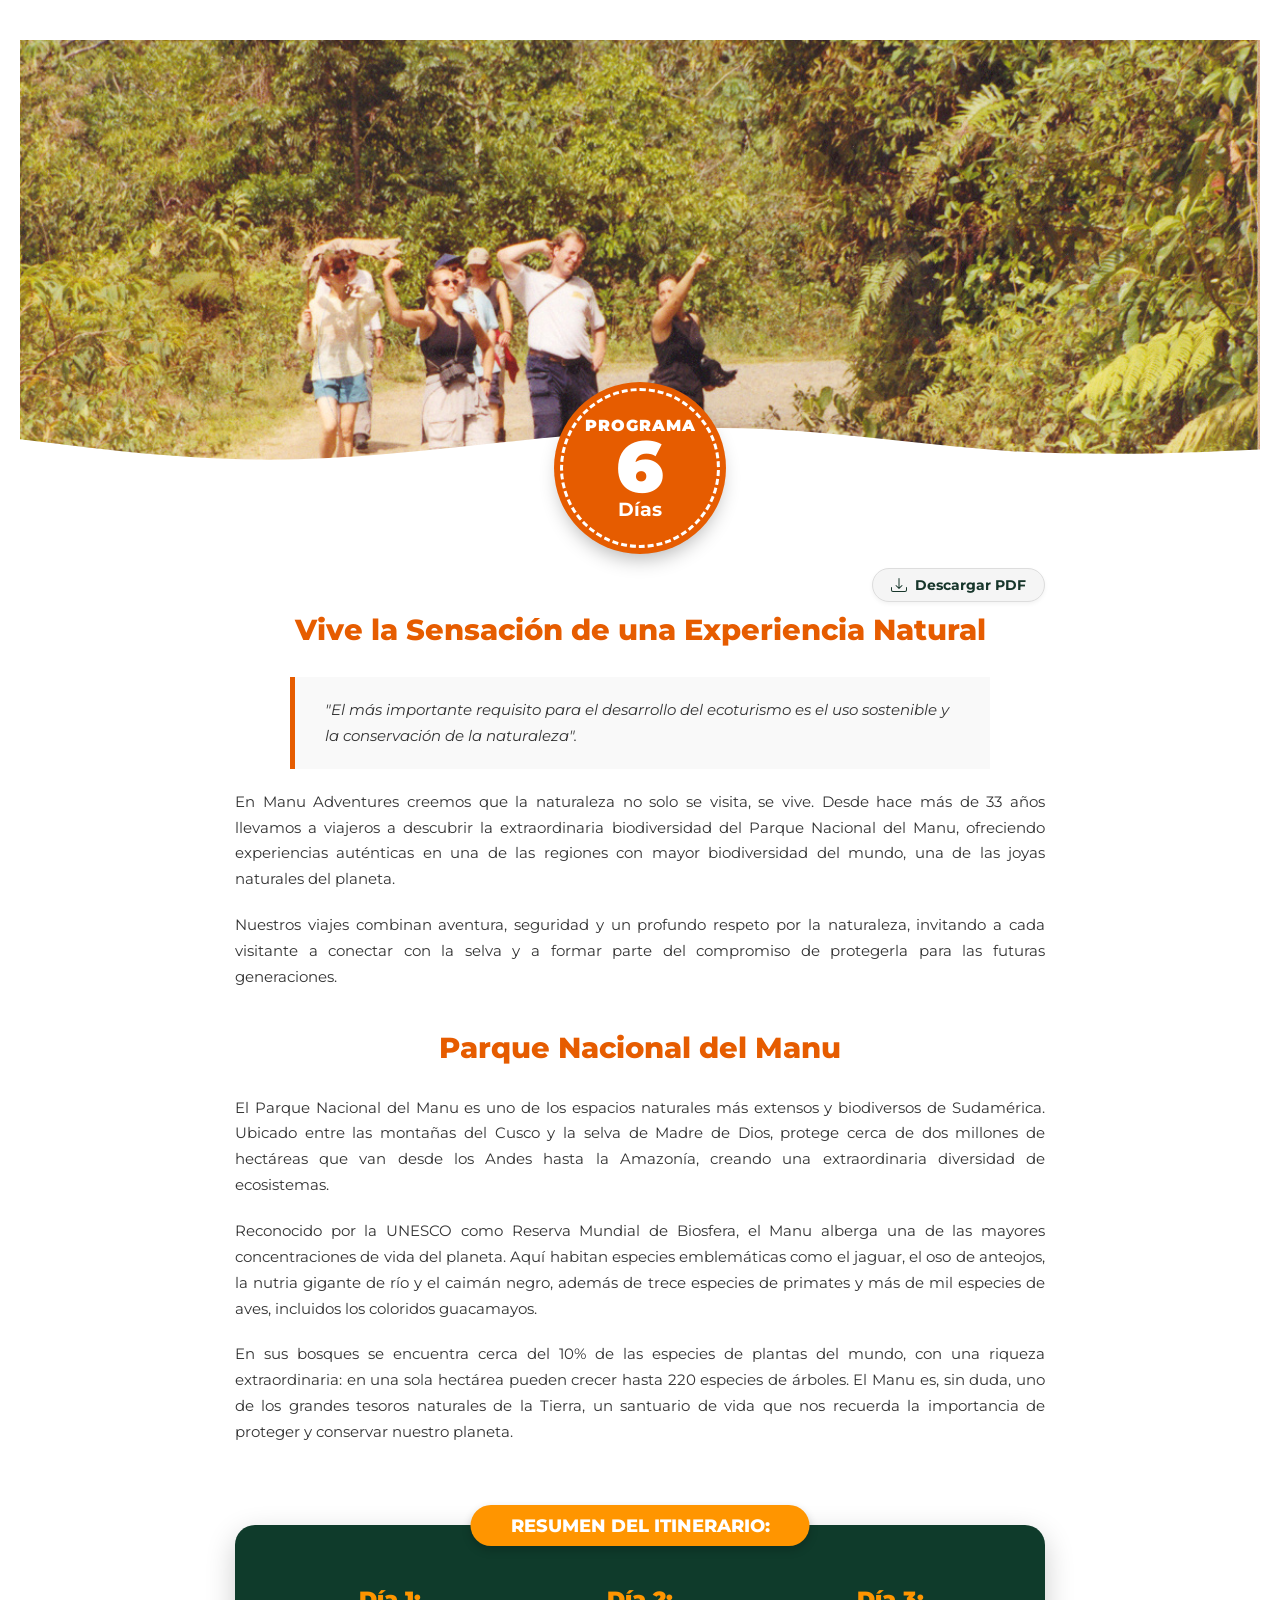
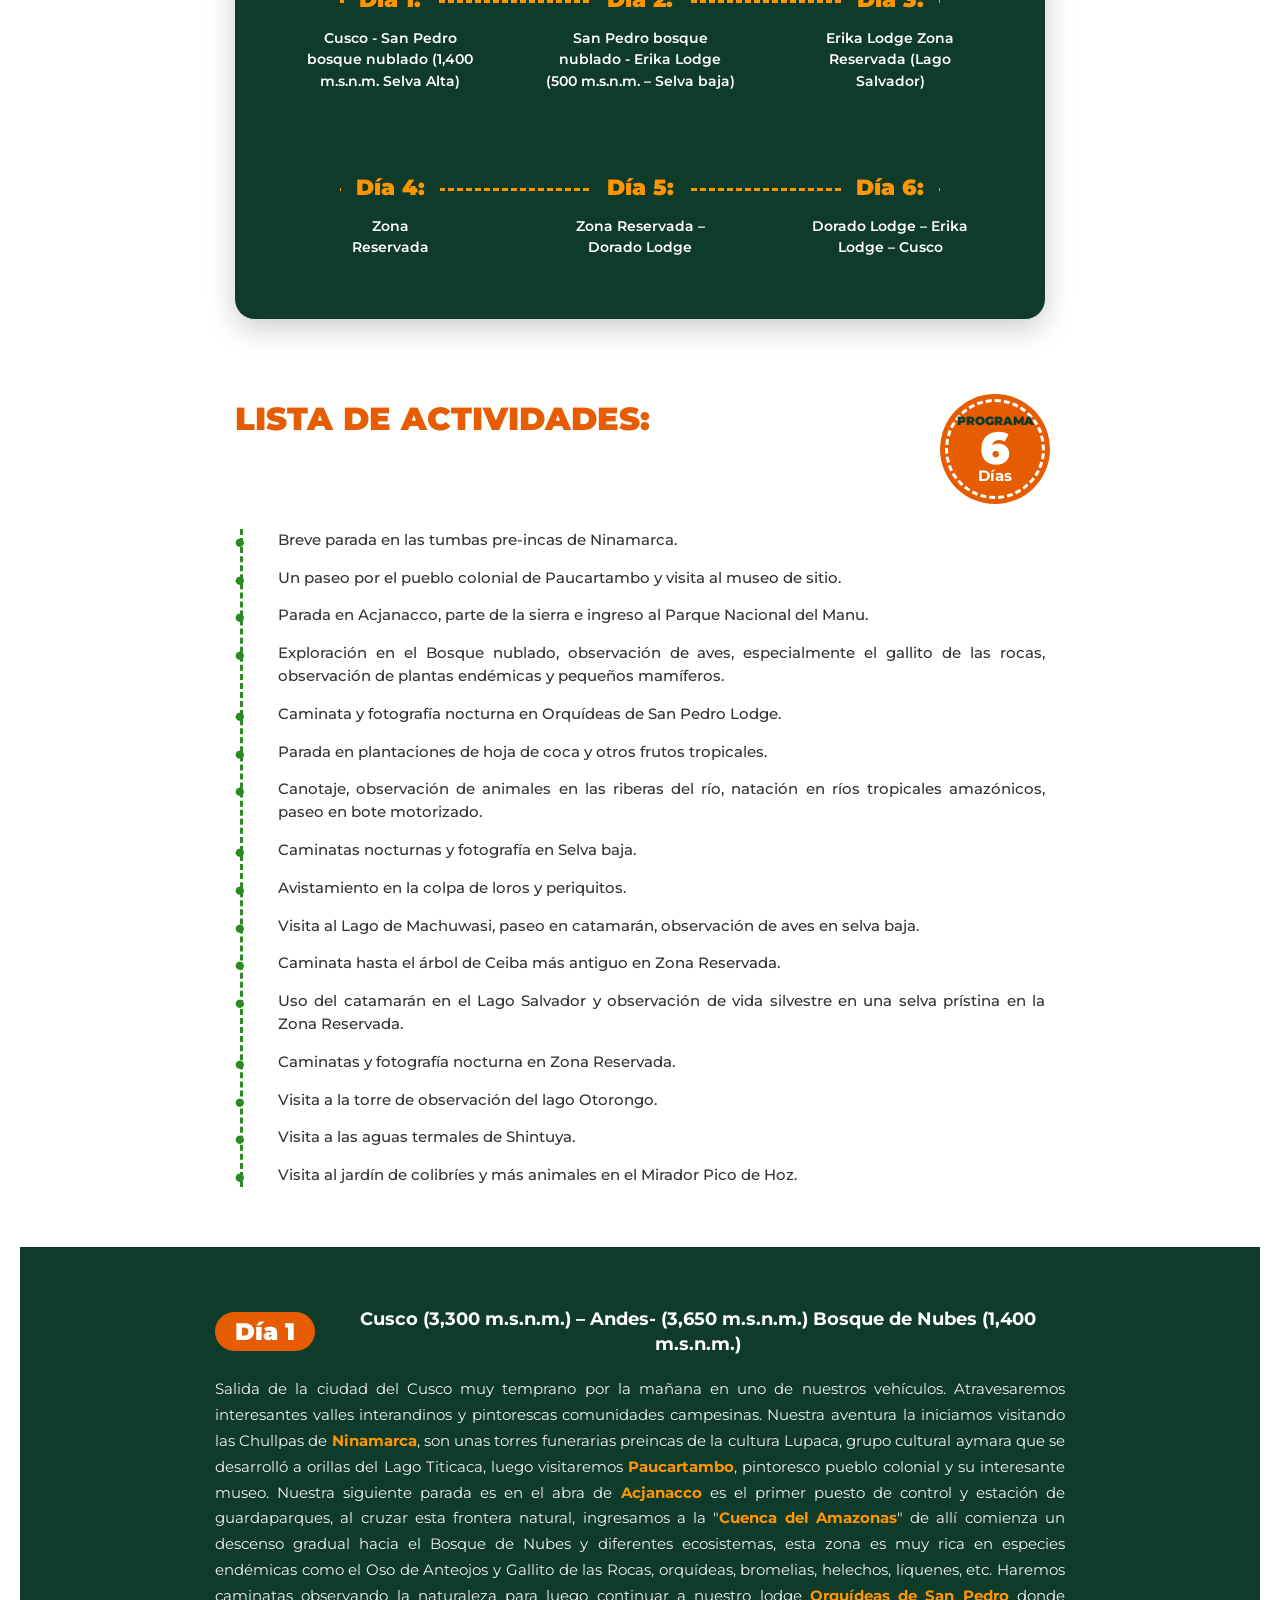
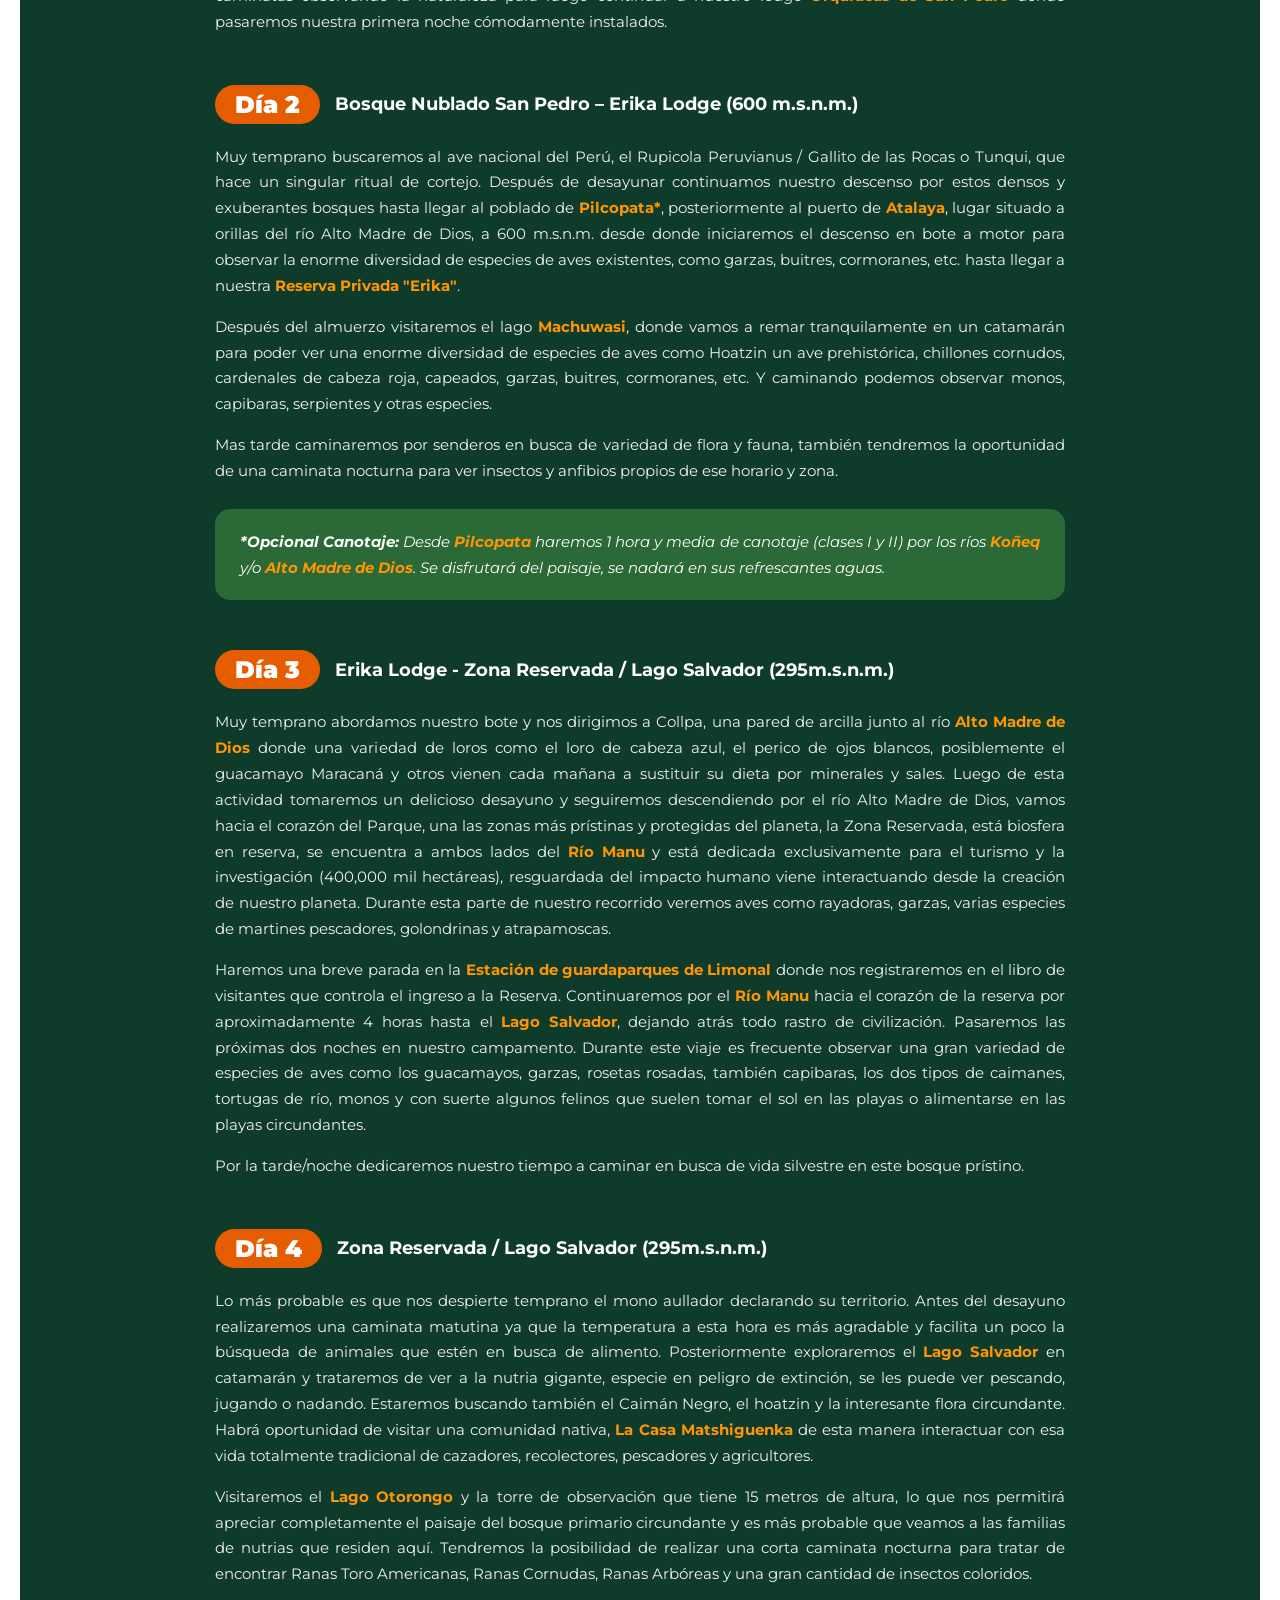
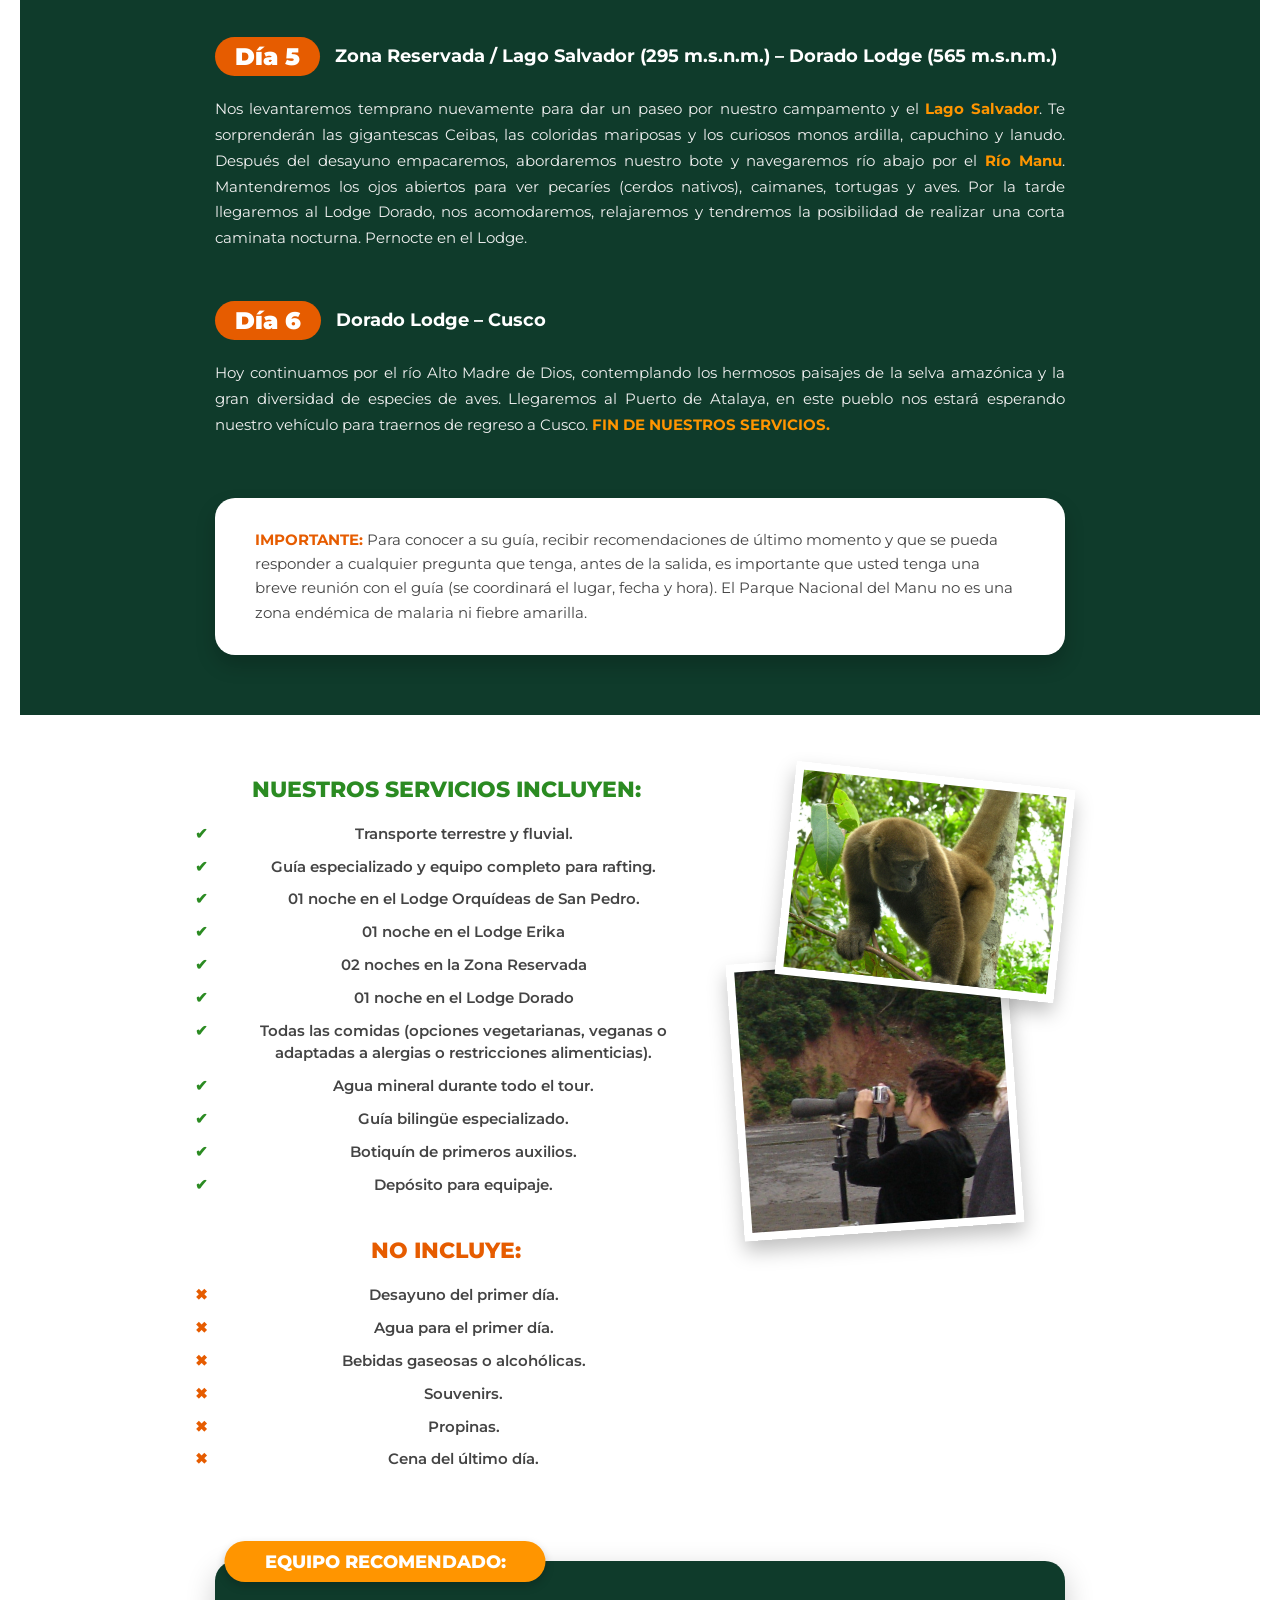
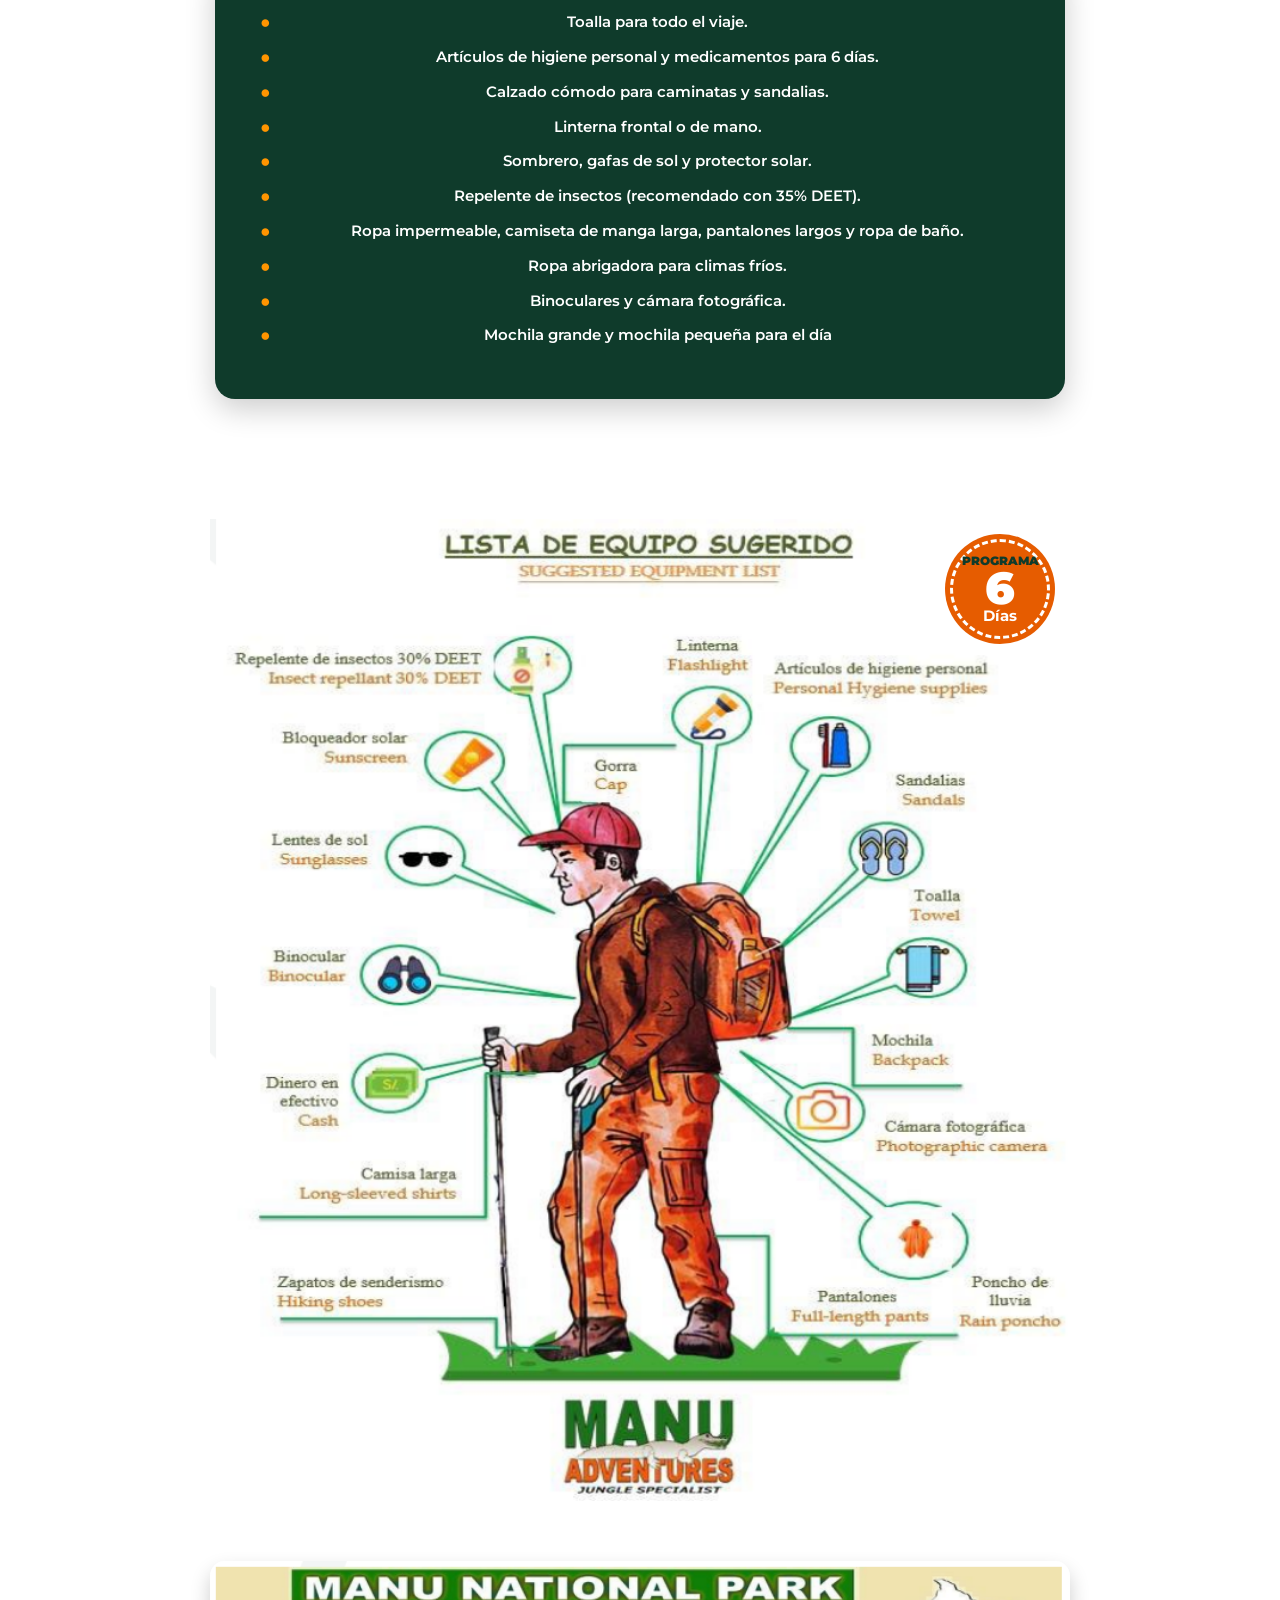
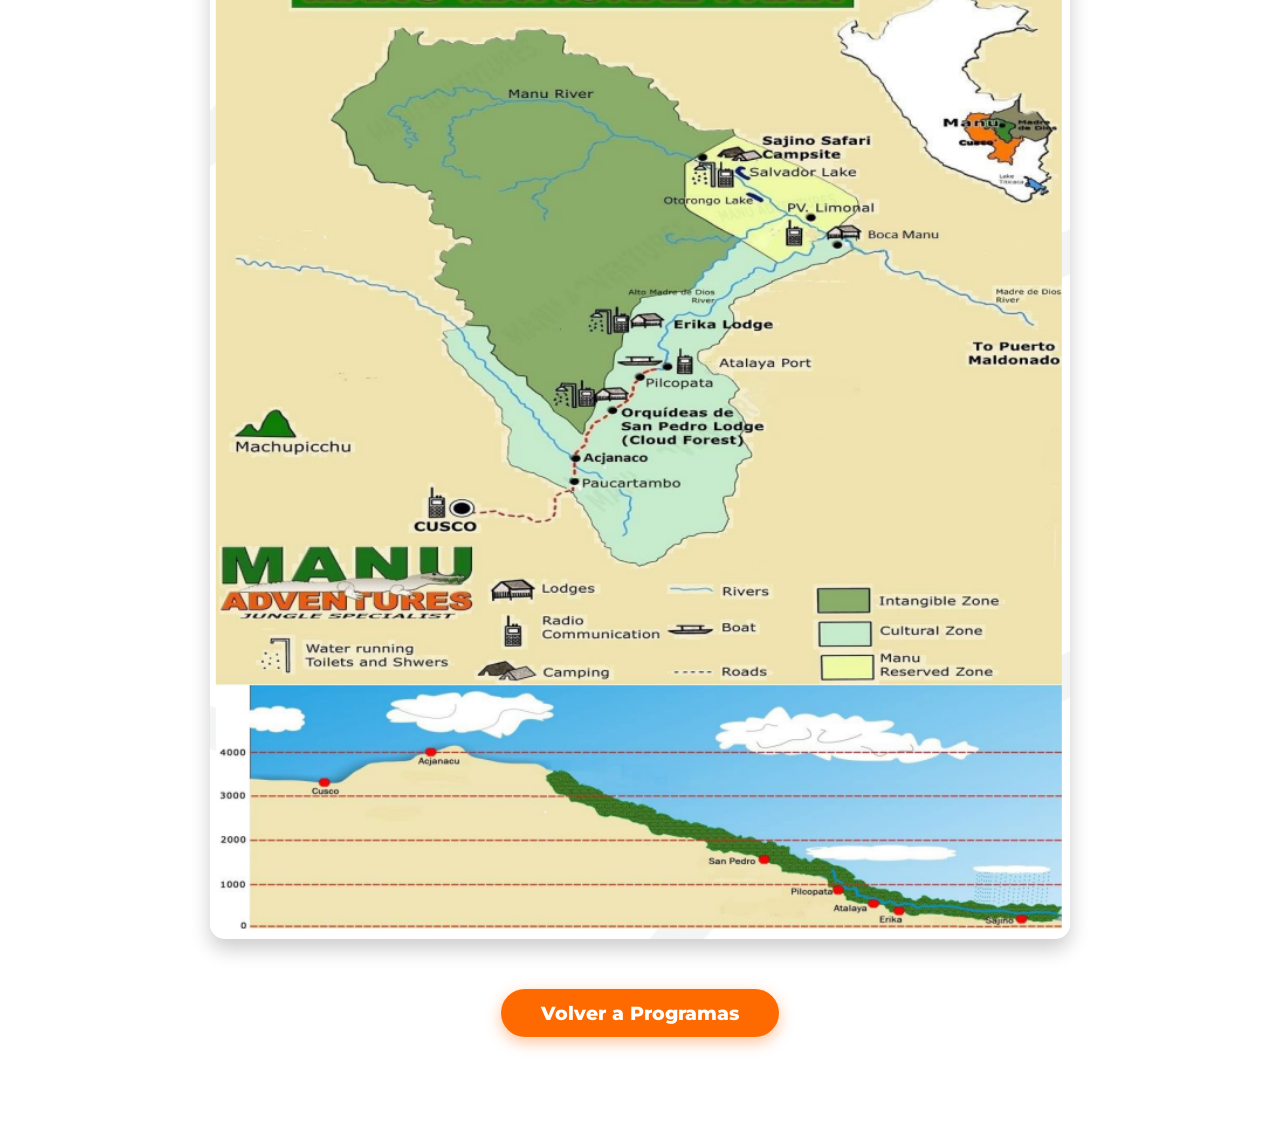
<file: Programas/programa-6-dias.html>
<!DOCTYPE html>
<html lang="es">
<head>
    <meta charset="UTF-8">
    <meta name="viewport" content="width=device-width, initial-scale=1.0">
    <title>Programa 6 Días - Manu Adventures</title>
    <link rel="icon" href="../image/cropped-Logo-icono.png" type="image/png">
    <link href="https://fonts.googleapis.com/css2?family=Montserrat:wght@400;500;600;700;800;900&display=swap" rel="stylesheet">
    <link rel="stylesheet" href="../style.css">
</head>
<body class="page-programa-detalle">

    <header class="hero-grupo hero-detalle">
        <img src="../image/progra/Turstas en carretera1-dia-6.jpg" alt="Programa 6 Días en el Manu">
        <div class="wave-divider">
            <svg viewBox="0 0 1440 320" preserveAspectRatio="none">
                <path fill="#ffffff" fill-opacity="1" d="M0,160L48,176C96,192,192,224,288,224C384,224,480,192,576,165.3C672,139,768,117,864,128C960,139,1056,181,1152,197.3C1248,213,1344,203,1392,197.3L1440,192L1440,320L1392,320C1344,320,1248,320,1152,320C1056,320,960,320,864,320C768,320,672,320,576,320C480,320,384,320,288,320C192,320,96,320,48,320L0,320Z"></path>
            </svg>
        </div>
        
        <div class="badge-gigante-container">
            <div class="badge-gigante">
                <span class="badge-g-top">PROGRAMA</span>
                <span class="badge-g-num text-green-dark">6</span>
                <span class="badge-g-bot">Días</span>
            </div>
        </div>
    </header>

    <main class="content-programa-detalle">
        <div class="download-pdf-container">
            <a href="../Programas-PDF/Programa 6 Días.pdf" download class="btn-download-pdf">
                <svg xmlns="http://www.w3.org/2000/svg" width="16" height="16" fill="currentColor" viewBox="0 0 16 16">
                    <path d="M.5 9.9a.5.5 0 0 1 .5.5v2.5a1 1 0 0 0 1 1h12a1 1 0 0 0 1-1v-2.5a.5.5 0 0 1 1 0v2.5a2 2 0 0 1-2 2H2a2 2 0 0 1-2-2v-2.5a.5.5 0 0 1 .5-.5z"/>
                    <path d="M7.646 11.854a.5.5 0 0 0 .708 0l3-3a.5.5 0 0 0-.708-.708L8.5 10.293V1.5a.5.5 0 0 0-1 0v8.793L5.354 8.146a.5.5 0 1 0-.708.708l3 3z"/>
                </svg>
                Descargar PDF
            </a>
        </div>
        
        <h2 class="title-orange-center">Vive la Sensación de una Experiencia Natural</h2>
        <p class="quote-text">"El más importante requisito para el desarrollo del ecoturismo es el uso sostenible y la conservación de la naturaleza".</p>
        <p>En Manu Adventures creemos que la naturaleza no solo se visita, se vive. Desde hace más de 33 años llevamos a viajeros a descubrir la extraordinaria biodiversidad del Parque Nacional del Manu, ofreciendo experiencias auténticas en una de las regiones con mayor biodiversidad del mundo, una de las joyas naturales del planeta.</p>
        <p>Nuestros viajes combinan aventura, seguridad y un profundo respeto por la naturaleza, invitando a cada visitante a conectar con la selva y a formar parte del compromiso de protegerla para las futuras generaciones.</p>

        <h2 class="title-orange-center" style="margin-top: 40px;">Parque Nacional del Manu</h2>
        <p>El Parque Nacional del Manu es uno de los espacios naturales más extensos y biodiversos de Sudamérica. Ubicado entre las montañas del Cusco y la selva de Madre de Dios, protege cerca de dos millones de hectáreas que van desde los Andes hasta la Amazonía, creando una extraordinaria diversidad de ecosistemas.</p>
        <p>Reconocido por la UNESCO como Reserva Mundial de Biosfera, el Manu alberga una de las mayores concentraciones de vida del planeta. Aquí habitan especies emblemáticas como el jaguar, el oso de anteojos, la nutria gigante de río y el caimán negro, además de trece especies de primates y más de mil especies de aves, incluidos los coloridos guacamayos.</p>
        <p>En sus bosques se encuentra cerca del 10% de las especies de plantas del mundo, con una riqueza extraordinaria: en una sola hectárea pueden crecer hasta 220 especies de árboles. El Manu es, sin duda, uno de los grandes tesoros naturales de la Tierra, un santuario de vida que nos recuerda la importancia de proteger y conservar nuestro planeta.</p>

        <div class="itinerary-wrapper">
            <div class="orange-pill-itinerary">RESUMEN DEL ITINERARIO:</div>
            
            <div class="itinerary-card card-6-dias">
                <div class="itinerary-row">
                    <div class="itinerary-line-row"></div>
                    <div class="itinerary-day">
                        <h4 class="day-title">Día 1:</h4>
                        <p class="day-desc">Cusco - San Pedro<br>bosque nublado (1,400<br>m.s.n.m. Selva Alta)</p>
                    </div>
                    <div class="itinerary-day">
                        <h4 class="day-title">Día 2:</h4>
                        <p class="day-desc">San Pedro bosque<br>nublado - Erika Lodge<br>(500 m.s.n.m. – Selva baja)</p>
                    </div>
                    <div class="itinerary-day">
                        <h4 class="day-title">Día 3:</h4>
                        <p class="day-desc">Erika Lodge Zona<br>Reservada (Lago<br>Salvador)</p>
                    </div>
                </div>
                <div class="itinerary-row">
                    <div class="itinerary-line-row"></div>
                    <div class="itinerary-day">
                        <h4 class="day-title">Día 4:</h4>
                        <p class="day-desc">Zona<br>Reservada</p>
                    </div>
                    <div class="itinerary-day">
                        <h4 class="day-title">Día 5:</h4>
                        <p class="day-desc">Zona Reservada –<br>Dorado Lodge</p>
                    </div>
                    <div class="itinerary-day">
                        <h4 class="day-title">Día 6:</h4>
                        <p class="day-desc">Dorado Lodge – Erika<br>Lodge – Cusco</p>
                    </div>
                </div>
            </div>
        </div>

        <div class="activities-section">
            <div class="activities-header">
                <h2 class="title-activities">LISTA DE ACTIVIDADES:</h2>
                <div class="badge-mini">
                    <span class="bm-top">PROGRAMA</span>
                    <span class="bm-num text-green-dark">6</span>
                    <span class="bm-bot">Días</span>
                </div>
            </div>
            
            <ul class="timeline-list">
                <li>Breve parada en las tumbas pre-incas de Ninamarca.</li>
                <li>Un paseo por el pueblo colonial de Paucartambo y visita al museo de sitio.</li>
                <li>Parada en Acjanacco, parte de la sierra e ingreso al Parque Nacional del Manu.</li>
                <li>Exploración en el Bosque nublado, observación de aves, especialmente el gallito de las rocas, observación de plantas endémicas y pequeños mamíferos.</li>
                <li>Caminata y fotografía nocturna en Orquídeas de San Pedro Lodge.</li>
                <li>Parada en plantaciones de hoja de coca y otros frutos tropicales.</li>
                <li>Canotaje, observación de animales en las riberas del río, natación en ríos tropicales amazónicos, paseo en bote motorizado.</li>
                <li>Caminatas nocturnas y fotografía en Selva baja.</li>
                <li>Avistamiento en la colpa de loros y periquitos.</li>
                <li>Visita al Lago de Machuwasi, paseo en catamarán, observación de aves en selva baja.</li>
                <li>Caminata hasta el árbol de Ceiba más antiguo en Zona Reservada.</li>
                <li>Uso del catamarán en el Lago Salvador y observación de vida silvestre en una selva prístina en la Zona Reservada.</li>
                <li>Caminatas y fotografía nocturna en Zona Reservada.</li>
                <li>Visita a la torre de observación del lago Otorongo.</li>
                <li>Visita a las aguas termales de Shintuya.</li>
                <li>Visita al jardín de colibríes y más animales en el Mirador Pico de Hoz.</li>
            </ul>
        </div>
        
    </main>

    <section class="detailed-itinerary-section">
        <div class="itinerary-content">
            
            <div class="itinerary-day-detail">
                <div class="day-header-detail">
                    <span class="day-pill">Día 1</span>
                    <h3 class="day-route">Cusco (3,300 m.s.n.m.) – Andes- (3,650 m.s.n.m.) Bosque de Nubes (1,400 m.s.n.m.)</h3>
                </div>
                <div class="day-body">
                    <p>Salida de la ciudad del Cusco muy temprano por la mañana en uno de nuestros vehículos. Atravesaremos interesantes valles interandinos y pintorescas comunidades campesinas. Nuestra aventura la iniciamos visitando las Chullpas de <span class="text-orange-strong">Ninamarca</span>, son unas torres funerarias preincas de la cultura Lupaca, grupo cultural aymara que se desarrolló a orillas del Lago Titicaca, luego visitaremos <span class="text-orange-strong">Paucartambo</span>, pintoresco pueblo colonial y su interesante museo. Nuestra siguiente parada es en el abra de <span class="text-orange-strong">Acjanacco</span> es el primer puesto de control y estación de guardaparques, al cruzar esta frontera natural, ingresamos a la "<span class="text-orange-strong">Cuenca del Amazonas</span>" de allí comienza un descenso gradual hacia el Bosque de Nubes y diferentes ecosistemas, esta zona es muy rica en especies endémicas como el Oso de Anteojos y Gallito de las Rocas, orquídeas, bromelias, helechos, líquenes, etc. Haremos caminatas observando la naturaleza para luego continuar a nuestro lodge <span class="text-orange-strong">Orquídeas de San Pedro</span> donde pasaremos nuestra primera noche cómodamente instalados.</p>
                </div>
            </div>

            <div class="itinerary-day-detail">
                <div class="day-header-detail">
                    <span class="day-pill">Día 2</span>
                    <h3 class="day-route">Bosque Nublado San Pedro – Erika Lodge (600 m.s.n.m.)</h3>
                </div>
                <div class="day-body">
                    <p>Muy temprano buscaremos al ave nacional del Perú, el Rupicola Peruvianus / Gallito de las Rocas o Tunqui, que hace un singular ritual de cortejo. Después de desayunar continuamos nuestro descenso por estos densos y exuberantes bosques hasta llegar al poblado de <span class="text-orange-strong">Pilcopata*</span>, posteriormente al puerto de <span class="text-orange-strong">Atalaya</span>, lugar situado a orillas del río Alto Madre de Dios, a 600 m.s.n.m. desde donde iniciaremos el descenso en bote a motor para observar la enorme diversidad de especies de aves existentes, como garzas, buitres, cormoranes, etc. hasta llegar a nuestra <span class="text-orange-strong">Reserva Privada "Erika"</span>.</p>
                    <p>Después del almuerzo visitaremos el lago <span class="text-orange-strong">Machuwasi</span>, donde vamos a remar tranquilamente en un catamarán para poder ver una enorme diversidad de especies de aves como Hoatzin un ave prehistórica, chillones cornudos, cardenales de cabeza roja, capeados, garzas, buitres, cormoranes, etc. Y caminando podemos observar monos, capibaras, serpientes y otras especies.</p>
                    <p>Mas tarde caminaremos por senderos en busca de variedad de flora y fauna, también tendremos la oportunidad de una caminata nocturna para ver insectos y anfibios propios de ese horario y zona.</p>
                    
                    <div class="optional-box">
                        <p><strong>*Opcional Canotaje:</strong> Desde <span class="text-orange-strong">Pilcopata</span> haremos 1 hora y media de canotaje (clases I y II) por los ríos <span class="text-orange-strong">Koñeq</span> y/o <span class="text-orange-strong">Alto Madre de Dios</span>. Se disfrutará del paisaje, se nadará en sus refrescantes aguas.</p>
                    </div>
                </div>
            </div>

            <div class="itinerary-day-detail">
                <div class="day-header-detail">
                    <span class="day-pill">Día 3</span>
                    <h3 class="day-route">Erika Lodge - Zona Reservada / Lago Salvador (295m.s.n.m.)</h3>
                </div>
                <div class="day-body">
                    <p>Muy temprano abordamos nuestro bote y nos dirigimos a Collpa, una pared de arcilla junto al río <span class="text-orange-strong">Alto Madre de Dios</span> donde una variedad de loros como el loro de cabeza azul, el perico de ojos blancos, posiblemente el guacamayo Maracaná y otros vienen cada mañana a sustituir su dieta por minerales y sales. Luego de esta actividad tomaremos un delicioso desayuno y seguiremos descendiendo por el río Alto Madre de Dios, vamos hacia el corazón del Parque, una las zonas más prístinas y protegidas del planeta, la Zona Reservada, está biosfera en reserva, se encuentra a ambos lados del <span class="text-orange-strong">Río Manu</span> y está dedicada exclusivamente para el turismo y la investigación (400,000 mil hectáreas), resguardada del impacto humano viene interactuando desde la creación de nuestro planeta. Durante esta parte de nuestro recorrido veremos aves como rayadoras, garzas, varias especies de martines pescadores, golondrinas y atrapamoscas.</p>
                    <p>Haremos una breve parada en la <span class="text-orange-strong">Estación de guardaparques de Limonal</span> donde nos registraremos en el libro de visitantes que controla el ingreso a la Reserva. Continuaremos por el <span class="text-orange-strong">Río Manu</span> hacia el corazón de la reserva por aproximadamente 4 horas hasta el <span class="text-orange-strong">Lago Salvador</span>, dejando atrás todo rastro de civilización. Pasaremos las próximas dos noches en nuestro campamento. Durante este viaje es frecuente observar una gran variedad de especies de aves como los guacamayos, garzas, rosetas rosadas, también capibaras, los dos tipos de caimanes, tortugas de río, monos y con suerte algunos felinos que suelen tomar el sol en las playas o alimentarse en las playas circundantes.</p>
                    <p>Por la tarde/noche dedicaremos nuestro tiempo a caminar en busca de vida silvestre en este bosque prístino.</p>
                </div>
            </div>

            <div class="itinerary-day-detail">
                <div class="day-header-detail">
                    <span class="day-pill">Día 4</span>
                    <h3 class="day-route">Zona Reservada / Lago Salvador (295m.s.n.m.)</h3>
                </div>
                <div class="day-body">
                    <p>Lo más probable es que nos despierte temprano el mono aullador declarando su territorio. Antes del desayuno realizaremos una caminata matutina ya que la temperatura a esta hora es más agradable y facilita un poco la búsqueda de animales que estén en busca de alimento. Posteriormente exploraremos el <span class="text-orange-strong">Lago Salvador</span> en catamarán y trataremos de ver a la nutria gigante, especie en peligro de extinción, se les puede ver pescando, jugando o nadando. Estaremos buscando también el Caimán Negro, el hoatzin y la interesante flora circundante. Habrá oportunidad de visitar una comunidad nativa, <span class="text-orange-strong">La Casa Matshiguenka</span> de esta manera interactuar con esa vida totalmente tradicional de cazadores, recolectores, pescadores y agricultores.</p>
                    <p>Visitaremos el <span class="text-orange-strong">Lago Otorongo</span> y la torre de observación que tiene 15 metros de altura, lo que nos permitirá apreciar completamente el paisaje del bosque primario circundante y es más probable que veamos a las familias de nutrias que residen aquí. Tendremos la posibilidad de realizar una corta caminata nocturna para tratar de encontrar Ranas Toro Americanas, Ranas Cornudas, Ranas Arbóreas y una gran cantidad de insectos coloridos.</p>
                </div>
            </div>

            <div class="itinerary-day-detail">
                <div class="day-header-detail">
                    <span class="day-pill">Día 5</span>
                    <h3 class="day-route">Zona Reservada / Lago Salvador (295 m.s.n.m.) – Dorado Lodge (565 m.s.n.m.)</h3>
                </div>
                <div class="day-body">
                    <p>Nos levantaremos temprano nuevamente para dar un paseo por nuestro campamento y el <span class="text-orange-strong">Lago Salvador</span>. Te sorprenderán las gigantescas Ceibas, las coloridas mariposas y los curiosos monos ardilla, capuchino y lanudo. Después del desayuno empacaremos, abordaremos nuestro bote y navegaremos río abajo por el <span class="text-orange-strong">Río Manu</span>. Mantendremos los ojos abiertos para ver pecaríes (cerdos nativos), caimanes, tortugas y aves. Por la tarde llegaremos al Lodge Dorado, nos acomodaremos, relajaremos y tendremos la posibilidad de realizar una corta caminata nocturna. Pernocte en el Lodge.</p>
                </div>
            </div>

            <div class="itinerary-day-detail">
                <div class="day-header-detail">
                    <span class="day-pill">Día 6</span>
                    <h3 class="day-route">Dorado Lodge – Cusco</h3>
                </div>
                <div class="day-body">
                    <p>Hoy continuamos por el río Alto Madre de Dios, contemplando los hermosos paisajes de la selva amazónica y la gran diversidad de especies de aves. Llegaremos al Puerto de Atalaya, en este pueblo nos estará esperando nuestro vehículo para traernos de regreso a Cusco. <span class="text-orange-strong">FIN DE NUESTROS SERVICIOS.</span></p>
                </div>
            </div>

            <div class="important-box">
                <p><span class="text-orange-strong">IMPORTANTE:</span> Para conocer a su guía, recibir recomendaciones de último momento y que se pueda responder a cualquier pregunta que tenga, antes de la salida, es importante que usted tenga una breve reunión con el guía (se coordinará el lugar, fecha y hora). El Parque Nacional del Manu no es una zona endémica de malaria ni fiebre amarilla.</p>
            </div>

        </div>
    </section>

    <section class="services-equipment-section">
        <div class="services-container">
            <div class="services-text">
                <h3 class="green-title">NUESTROS SERVICIOS INCLUYEN:</h3>
                <ul class="custom-list check-list">
                    <li>Transporte terrestre y fluvial.</li>
                    <li>Guía especializado y equipo completo para rafting.</li>
                    <li>01 noche en el Lodge Orquídeas de San Pedro.</li>
                    <li>01 noche en el Lodge Erika</li>
                    <li>02 noches en la Zona Reservada</li>
                    <li>01 noche en el Lodge Dorado</li>
                    <li>Todas las comidas (opciones vegetarianas, veganas o adaptadas a alergias o restricciones alimenticias).</li>
                    <li>Agua mineral durante todo el tour.</li>
                    <li>Guía bilingüe especializado.</li>
                    <li>Botiquín de primeros auxilios.</li>
                    <li>Depósito para equipaje.</li>
                </ul>

                <h3 class="orange-title" style="margin-top: 40px;">NO INCLUYE:</h3>
                <ul class="custom-list cross-list">
                    <li>Desayuno del primer día.</li>
                    <li>Agua para el primer día.</li>
                    <li>Bebidas gaseosas o alcohólicas.</li>
                    <li>Souvenirs.</li>
                    <li>Propinas.</li>
                    <li>Cena del último día.</li>
                </ul>
            </div>

            <div class="services-images">
                <img src="../image/progra/mono-dia-6.jpg" alt="Mono en rama" class="polaroid-img img-top">
                <img src="../image/progra/turista-6-dia.jpg" alt="Turista observando" class="polaroid-img img-bottom">
            </div>
        </div>

        <div class="equipment-wrapper">
            <div class="orange-pill-itinerary">EQUIPO RECOMENDADO:</div>
            <div class="equipment-card">
                <ul class="custom-list dot-list">
                    <li>Toalla para todo el viaje.</li>
                    <li>Artículos de higiene personal y medicamentos para 6 días.</li>
                    <li>Calzado cómodo para caminatas y sandalias.</li>
                    <li>Linterna frontal o de mano.</li>
                    <li>Sombrero, gafas de sol y protector solar.</li>
                    <li>Repelente de insectos (recomendado con 35% DEET).</li>
                    <li>Ropa impermeable, camiseta de manga larga, pantalones largos y ropa de baño.</li>
                    <li>Ropa abrigadora para climas fríos.</li>
                    <li>Binoculares y cámara fotográfica.</li>
                    <li>Mochila grande y mochila pequeña para el día</li>
                </ul>
            </div>
        </div>
    </section>

    <div class="infographic-section">
        <div class="badge-mini badge-floating-right badge-yellow">
            <span class="bm-top">PROGRAMA</span>
            <span class="bm-num text-green-dark">6</span>
            <span class="bm-bot">Días</span>
        </div>
        <img src="../image/progra/listadeequipo-3dias.PNG" alt="Mapa y Equipo Sugerido" class="infographic-img">
    </div>
        <div class="extra-image-container">
        <img src="../image/progra/parquenatural-3dias.PNG" alt="Imagen del Manu" class="extra-img">
    </div>

    <div class="btn-container" style="margin: 50px 0;">
        <a href="../programas.html" class="cta-button">Volver a Programas</a>
    </div>

    <script src="../script.js"></script>
</body>
</html>
</file>
<file: style.css>
* {
    margin: 0;
    padding: 0;
    box-sizing: border-box;
    font-family: 'Montserrat', sans-serif;
}

body {
    /* Fondo simulando el color de la selva oscuro del diseño */
    background: linear-gradient(135deg, #325b4a 0%, #17362b 100%);
    color: white;
    text-align: center;
    padding: 40px 20px;
    overflow-x: hidden;
}

/* --- ENCABEZADO --- */
.header {
    max-width: 900px;
    margin: 0 auto 40px auto;
}

.logo-placeholder {
    margin-bottom: 30px;
}

.logo-placeholder img {
    max-width: 350px;
}

h1 {
    font-size: 2.8rem;
    font-weight: 900;
    text-transform: uppercase;
    line-height: 1.1;
    margin-bottom: 20px;
    text-shadow: 2px 2px 4px rgba(0,0,0,0.5);
}

.text-orange {
    color: #ff6a00;
}

.subtitle {
    font-size: 1.1rem;
    font-weight: 600;
    margin-bottom: 20px;
    line-height: 1.5;
}

.subtitle .big-number {
    font-size: 2rem;
    color: #ffba54; /* Un tono más claro para el 33 según la imagen */
    font-weight: 900;
    vertical-align: middle;
}

.description {
    font-size: 1rem;
    font-weight: 400;
    line-height: 1.6;
    margin: 0 auto 40px auto;
    max-width: 750px;
}

/* --- GRILLA DE CARDS --- */
.cards-container {
    display: flex;
    flex-wrap: wrap;
    justify-content: center;
    gap: 30px 20px;
    max-width: 1100px;
    margin: 0 auto 50px auto;
}

.card {
    display: block;
    text-decoration: none;
    position: relative;
    width: 240px;
    height: 180px;
    border: 5px solid;
    border-radius: 4px;
    /* Efecto de transición suave para el Hover */
    transition: transform 0.3s cubic-bezier(0.175, 0.885, 0.32, 1.275), box-shadow 0.3s ease;
    box-shadow: 0 10px 15px rgba(0,0,0,0.4);
    background-color: #000;
}

/* Rotaciones intercaladas para dar el efecto de fotos desordenadas de la imagen original */
.card:nth-child(odd) { transform: rotate(-3deg); }
.card:nth-child(even) { transform: rotate(3deg); }

/* --- ANIMACIÓN HOVER --- */
.card:hover {
    transform: scale(1.1) rotate(0deg); /* Se endereza y crece */
    z-index: 10;
    box-shadow: 0 15px 25px rgba(0,0,0,0.6);
}

/* Colores de las tarjetas */
.card.green { border-color: #2b8b22; }
.card.orange { border-color: #ff8c00; }

.card img {
    width: 100%;
    height: 100%;
    object-fit: cover;
    display: block;
}

.card-tab {
    position: absolute;
    top: -18px;
    left: 50%;
    transform: translateX(-50%);
    padding: 5px 15px;
    color: white;
    font-size: 0.9rem;
    font-weight: 800;
    border-radius: 4px;
    white-space: nowrap;
    z-index: 2;
    box-shadow: 0 4px 6px rgba(0,0,0,0.3);
}

.card.green .card-tab { background-color: #2b8b22; }
.card.orange .card-tab { background-color: #ff8c00; }

/* --- PIE DE PÁGINA --- */
.footer-text {
    max-width: 900px;
    margin: 0 auto;
    text-align: left; /* Alineado a la izquierda como en la imagen */
    font-size: 0.95rem;
    line-height: 1.6;
    font-weight: 600;
}

.footer-text p {
    margin-bottom: 20px;
}

.btn-container {
    text-align: center;
    margin-top: 40px;
}

.cta-button {
    display: inline-block;
    background-color: #ff6a00;
    color: white;
    text-decoration: none;
    font-size: 1.2rem;
    font-weight: 800;
    padding: 12px 40px;
    border-radius: 30px;
    transition: background-color 0.3s, transform 0.2s;
    box-shadow: 0 5px 15px rgba(255, 106, 0, 0.4);
}

.cta-button:hover {
    background-color: #e65c00;
    transform: scale(1.05);
}

/* --- RESPONSIVE DESIGN --- */
@media (max-width: 768px) {
    h1 { font-size: 2rem; }
    .card { width: 45%; height: 150px; }
    .footer-text { text-align: center; }
}

@media (max-width: 480px) {
    .card { width: 100%; height: 200px; transform: none !important; margin-bottom: 15px; }
    .card:hover { transform: scale(1.02) !important; }
}
/*aqui fondo de pagina

/*
/* =========================================
   ESTILOS PARA LA PÁGINA "VIAJES EN GRUPO"
   ========================================= */

/* Sobrescribir el fondo general solo para esta página */
body.page-grupo {
    background: #17362b; /* Verde oscuro liso */
    padding: 0; /* Quitamos el padding para que la imagen toque el borde superior */
}

/* Contenedor de la imagen superior */
.hero-grupo {
    position: relative;
    width: 100%;
    /* Usamos proporciones (vw = viewport width) para que escale suavemente con el ancho */
    height: 35vw; 
    max-height: 550px; /* Límite para que no ocupe toda la pantalla en monitores gigantes */
    min-height: 300px; /* Límite para que no se vea muy pequeña en celulares */
}

.hero-grupo img {
    width: 100%;
    height: 100%;
    object-fit: cover;
    object-position: center 30%; /* Enfoca un poco más arriba para que las caras/paisajes no se corten */
}

/* Efecto de ola (SVG) */
.wave-divider {
    position: absolute;
    bottom: -2px; /* Ajuste milimétrico para evitar que aparezca una línea blanca delgada debajo */
    left: 0;
    width: 100%;
    line-height: 0;
}

.wave-divider svg {
    display: block;
    width: 100%;
    /* La ola ahora crece proporcionalmente al ancho de la pantalla */
    height: 8vw; 
    min-height: 50px;
    max-height: 140px;
}

/* Contenedor del texto y tarjeta */
.content-grupo {
    max-width: 900px;
    margin: -4vw auto 50px auto; /* Margen negativo adaptable para que el título suba proporcionalmente */
    padding: 0 20px;
    text-align: center;
    position: relative;
    z-index: 2;
}

/* Título con borde naranja estilo "burbuja" */
.title-outline {
    font-size: 4rem;
    font-weight: 900;
    color: white;
    /* Efecto de borde grueso naranja */
    -webkit-text-stroke: 8px #ff6a00;
    paint-order: stroke fill;
    text-shadow: 0px 5px 15px rgba(0,0,0,0.5);
    margin-bottom: 25px;
    letter-spacing: 1px;
}

.subtitle-grupo {
    font-size: 1.1rem;
    font-weight: 800;
    margin-bottom: 20px;
}

.intro-grupo {
    font-size: 1rem;
    line-height: 1.6;
    margin-bottom: 40px;
    max-width: 800px;
    margin-left: auto;
    margin-right: auto;
}

/* Tarjeta verde con la información */
.info-card {
    background-color: #2b6a36; /* Un verde intermedio según el diseño */
    border-radius: 20px;
    padding: 40px;
    text-align: left;
    box-shadow: 0 10px 30px rgba(0,0,0,0.2);
    margin-bottom: 40px;
}

.info-card h3 {
    font-size: 1.4rem;
    font-weight: 800;
    margin-bottom: 20px;
    text-align: center;
}

.info-card p {
    font-size: 0.95rem;
    line-height: 1.7;
    margin-bottom: 15px;
    font-weight: 600;
}

.info-card p:last-child {
    margin-bottom: 0;
}

/* Adaptación para celulares */
@media (max-width: 768px) {
    .title-outline { 
        font-size: 2.8rem; 
        -webkit-text-stroke: 6px #ff6a00; 
    }
    .hero-grupo { height: 40vh; min-height: 300px; }
    .wave-divider svg { height: 60px; }
    .info-card { padding: 25px; }
}

/* =========================================
   ESTILOS PARA LA PÁGINA "VIAJES PRIVADOS"
   ========================================= */

/* Fondo naranja vibrante para esta página */
body.page-privado {
    background: #ffa100;
    padding: 0;
}

/* Título con borde más oscuro (rojo/naranja fuerte) */
.title-outline-privado {
    font-size: 4rem;
    font-weight: 900;
    color: white;
    -webkit-text-stroke: 8px #d54a00; /* Un tono naranja quemado para el borde */
    paint-order: stroke fill;
    text-shadow: 0px 5px 15px rgba(0,0,0,0.3);
    margin-bottom: 25px;
    letter-spacing: 1px;
}

/* Tarjeta de información blanca */
.info-card-blanca {
    background-color: #ffffff;
    border-radius: 20px;
    padding: 40px;
    text-align: left;
    box-shadow: 0 10px 30px rgba(0,0,0,0.15);
    margin-bottom: 40px;
    color: #333333; /* Texto oscuro para que se lea en fondo blanco */
}

.info-card-blanca h3 {
    font-size: 1.4rem;
    font-weight: 800;
    margin-bottom: 20px;
    text-align: center;
    color: #d54a00; /* Título en naranja oscuro */
}

.info-card-blanca p {
    font-size: 0.95rem;
    line-height: 1.7;
    margin-bottom: 15px;
    font-weight: 600;
}

.info-card-blanca p:last-child {
    margin-bottom: 0;
}

/* Opcional: Cambiar el color del botón para que resalte más en el fondo naranja */
.btn-privado {
    background-color: #d54a00;
    box-shadow: 0 5px 15px rgba(213, 74, 0, 0.4);
}

.btn-privado:hover {
    background-color: #b03d00;
}

/* Adaptación responsive para el título nuevo */
@media (max-width: 768px) {
    .title-outline-privado { 
        font-size: 2.8rem; 
        -webkit-text-stroke: 6px #d54a00; 
    }
    .info-card-blanca { padding: 25px; }
}

/* =========================================
   ESTILOS PARA LA PÁGINA "PROGRAMAS"
   ========================================= */

/* Fondo verde oscuro uniforme para esta página */
body.page-programas {
    background: #17362b;
    padding: 40px 20px;
    color: white;
}

/* Ajustes para el encabezado en esta página */
.title-programas {
    margin-bottom: 10px;
    -webkit-text-stroke: 8px #ff6a00; /* Borde naranja del diseño */
}

.programs-subtitle {
    font-size: 1.1rem;
    font-weight: 800;
    color: #ffba54; /* Color amarillo/dorado */
    margin-bottom: 20px;
}

.programs-description {
    font-size: 1rem;
    line-height: 1.6;
    margin: 0 auto 40px auto;
    max-width: 800px;
}

/* GRILLA DE PROGRAMAS (2 columnas adaptables) */
.programs-grid {
    display: grid;
    grid-template-columns: repeat(2, 1fr); /* Grilla de 2 columnas */
    gap: 30px;
    max-width: 900px;
    margin: 0 auto 50px auto;
}

/* TARJETA DE PROGRAMA (La estructura de imagen con insignia) */
.program-card {
    display: block;
    text-decoration: none;
    position: relative;
    border-radius: 15px; /* Bordes redondeados del diseño */
    overflow: hidden; /* Mantiene la insignia dentro */
    box-shadow: 0 10px 20px rgba(0,0,0,0.3);
    transition: transform 0.3s ease, box-shadow 0.3s ease;
    height: 180px; /* Altura adaptable */
    background-size: cover;
    background-position: center;
    color: white;
}

/* Efecto hover suave de zoom y sombra */
.program-card:hover {
    transform: scale(1.05);
    box-shadow: 0 15px 30px rgba(0,0,0,0.4);
    z-index: 2;
}

/* --- Imágenes de Fondo para cada Tarjeta (Reemplázalas) --- */
/* (Usamos marcadores de posición, cámbialos por tus fotos reales) */
.card-3dias { background-image: linear-gradient(rgba(0,0,0,0.2), rgba(0,0,0,0.2)), url('image/progra/RESERVADA\ 20-1-99.jpg'); }
.card-4dias { background-image: linear-gradient(rgba(0,0,0,0.2), rgba(0,0,0,0.2)), url('image/progra/foto-grupal.jpeg'); }
.card-5dias { background-image: linear-gradient(rgba(0,0,0,0.2), rgba(0,0,0,0.2)), url('image/eN EL RIO.jpg'); }
.card-6dias { background-image: linear-gradient(rgba(0,0,0,0.2), rgba(0,0,0,0.2)), url('image/progra/419181520_583d19b41d_b.jpg'); }
.card-7dias { background-image: linear-gradient(rgba(0,0,0,0.2), rgba(0,0,0,0.2)), url('image/progra/capibaras.jpg'); }
.card-tarifario { background-image: linear-gradient(rgba(0,0,0,0.2), rgba(0,0,0,0.2)), url('image/progra/Guacamayo\ Azul\ y\ Amarillo\ -\ Blue\ and\ Yellow\ Macaw\ -\ 8\ dias.jpg'); }

/* INSIGNIA DE TARJETA (El círculo de días) */
.card-badge {
    position: absolute;
    top: 15px;
    right: 15px;
    width: 65px;
    height: 65px;
    border-radius: 50%;
    display: flex;
    flex-direction: column;
    justify-content: center;
    align-items: center;
    font-weight: 800;
    box-shadow: 0 4px 6px rgba(0,0,0,0.3);
}

.badge-number { font-size: 1.8rem; line-height: 1; }
.badge-text { font-size: 0.8rem; text-transform: uppercase; }

/* Ajuste específico para el Tarifario 2026 (solo texto) */
.badge-wide { width: 75px; }
.badge-text-big { font-size: 1.2rem; }

/* --- Colores de las Insignias (Insignias) --- */
.badge-orange { background-color: #ff6a00; }
.badge-yellow { background-color: #ffba54; color: #333; } /* Texto oscuro para contraste */
.badge-lime { background-color: #8fce00; color: #333; } /* Texto oscuro para contraste */

/* TEXTO SUPERPUESTO (PROGRAMA / TARIFARIO) */
.program-text {
    position: absolute;
    bottom: 15px;
    left: 20px;
    font-size: 1.6rem;
    font-weight: 900;
    text-transform: uppercase;
    text-shadow: 0 2px 4px rgba(0,0,0,0.6);
}

/* Ajuste específico para el texto de Tarifario */
.tarifario-text { font-size: 1.4rem; font-weight: 800; }

/* RESPONSIVE DESIGN FOR GRIDS */
@media (max-width: 768px) {
    .title-programas { font-size: 2.8rem; -webkit-text-stroke: 6px #ff6a00; }
    .programs-grid { grid-template-columns: 1fr; gap: 20px; } /* Se apila en 1 columna en celulares */
    .program-card { height: 160px; }
    .program-text { font-size: 1.4rem; }
    .card-badge { width: 55px; height: 55px; top: 10px; right: 10px; }
    .badge-number { font-size: 1.6rem; }
}

/* =========================================
   ESTILOS EXTRAS PARA "CONSEJOS DE VIAJES"
   ========================================= */

/* Título blanco sin el borde naranja */
.title-solid-white {
    font-size: 3rem;
    font-weight: 900;
    color: white;
    text-shadow: 0px 5px 15px rgba(0,0,0,0.5);
    margin-bottom: 25px;
    letter-spacing: 1px;
}

/* Alineación de los párrafos centrales */
.consejos-text {
    max-width: 800px;
    margin: 0 auto;
    font-size: 0.95rem;
    line-height: 1.6;
    text-align: left; /* Como en el diseño, el texto está justificado a la izquierda */
    font-weight: 500;
}

.consejos-text p {
    margin-bottom: 20px;
}

.text-orange-strong {
    color: #ff8c00;
    font-weight: 800;
}

.text-highlight {
    font-weight: 700;
    font-size: 1.05rem;
    text-align: center;
    margin-top: 30px;
    margin-bottom: 20px;
}

/* El texto encerrado en naranja estilo "píldora" */
.orange-pill {
    background-color: #ff8c00;
    color: white;
    display: inline-block;
    padding: 10px 30px;
    border-radius: 30px;
    font-weight: 800;
    font-size: 1rem;
    margin-bottom: 40px;
    box-shadow: 0 4px 10px rgba(0,0,0,0.3);
}

/* Ajuste de encuadre específico para la foto de Rafting en Consejos */
.hero-consejos img {
    /* Esto obliga al navegador a enfocar la parte inferior de la foto (donde está el bote) */
    object-position: center 85%; 
}

/* Opcional: Si en PC quieres que la franja de la imagen sea un poco más alta para que se vea más agua y árboles, puedes añadir esto: */
@media (min-width: 1024px) {
    .hero-consejos {
        height: 40vw; /* Aumenta un poco el alto de la cabecera en pantallas grandes */
        max-height: 650px;
    }
}

/* =========================================
   ESTILOS PARA "PREGUNTAS FRECUENTES"
   ========================================= */

/* Fondo general de la página FAQ */
body.page-faq {
    background: linear-gradient(135deg, #ffba54 0%, #ff9500 100%);
    padding: 50px 20px;
    color: white;
}

/* Encabezado */
.faq-header {
    text-align: center;
    max-width: 800px;
    margin: 0 auto 40px auto;
}

.title-outline-faq {
    font-size: 3.5rem;
    font-weight: 900;
    color: white;
    -webkit-text-stroke: 8px #ff5500; /* Borde naranja intenso */
    paint-order: stroke fill;
    text-shadow: 0px 5px 10px rgba(0,0,0,0.2);
    margin-bottom: 20px;
    letter-spacing: 1px;
    text-transform: uppercase;
}

.faq-intro {
    font-size: 1rem;
    line-height: 1.6;
    font-weight: 500;
}

/* Contenedor de las preguntas */
.faq-container {
    max-width: 850px;
    margin: 0 auto;
}

/* Tarjeta individual de pregunta */
.faq-card {
    background-color: white;
    border-radius: 15px;
    overflow: hidden; /* Para que la cabecera respete los bordes redondos */
    box-shadow: 0 8px 20px rgba(0,0,0,0.15);
    margin-bottom: 30px;
}

/* Sección de la Pregunta (Fondo melón claro) */
.faq-question {
    background-color: #ffe8cc; /* Naranja muy clarito */
    color: #d54a00; /* Texto naranja oscuro/rojizo */
    padding: 15px 30px;
    font-size: 1.2rem;
    font-weight: 800;
    text-align: center;
}

/* Sección de la Respuesta (Fondo blanco) */
.faq-answer {
    padding: 25px 30px;
    color: #444; /* Gris oscuro para buena lectura */
    font-size: 0.95rem;
    line-height: 1.6;
    font-weight: 500;
}

.faq-answer p {
    margin-bottom: 15px;
}

.faq-answer p:last-child {
    margin-bottom: 0;
}

/* Lista con viñetas naranjas */
.faq-list {
    list-style-type: none;
    padding-left: 0;
    margin-bottom: 15px;
}

.faq-list li {
    position: relative;
    padding-left: 20px;
    margin-bottom: 8px;
}

.faq-list li::before {
    content: "●";
    color: #ff5500;
    position: absolute;
    left: 0;
    font-size: 1rem;
}

/* Texto destacado entre tarjetas */
.faq-highlight {
    text-align: center;
    font-size: 1.2rem;
    font-weight: 700;
    line-height: 1.4;
    margin: 40px 0;
    color: white;
}

/* Adaptación a celulares */
@media (max-width: 768px) {
    .title-outline-faq { 
        font-size: 2.5rem; 
        -webkit-text-stroke: 6px #ff5500; 
    }
    .faq-question { padding: 15px 20px; font-size: 1.1rem; }
    .faq-answer { padding: 20px; }
    .faq-highlight { font-size: 1.1rem; }
}

/* =========================================
   ESTILOS PARA "SOBRE NOSOTROS"
   ========================================= */

/* Fondo naranja sólido. Usamos "background" con !important para borrar el degradado verde base */
body.page-nosotros {
    background: #ffa100 !important;
    padding: 0; 
    color: white;
}

.content-nosotros {
    padding: 40px 20px 0 20px;
    max-width: 900px;
    margin: 0 auto;
    text-align: center;
}

/* Sección Biografía (Foto + Texto) */
.bio-section {
    display: flex;
    align-items: center;
    gap: 40px;
    max-width: 800px;
    margin: 0 auto 50px auto;
    text-align: left;
}

.bio-image-wrapper {
    flex-shrink: 0; /* Evita que la foto se aplaste */
}

/* Efecto Polaroid para la foto */
.bio-image {
    width: 250px;
    height: auto;
    border: 8px solid white;
    border-radius: 2px;
    box-shadow: 0 10px 20px rgba(0,0,0,0.25);
    transform: rotate(-4deg); /* Inclinación de la foto */
    transition: transform 0.3s ease;
}

.bio-image:hover {
    transform: rotate(0deg) scale(1.05); /* Efecto al pasar el cursor */
}

.bio-text h2 {
    font-size: 1.4rem;
    font-weight: 800;
    margin-bottom: 15px;
    line-height: 1.3;
}

.bio-text p {
    font-size: 0.95rem;
    line-height: 1.6;
    font-weight: 500;
}

/* Tarjeta Blanca */
.white-card-nosotros {
    background-color: white;
    color: #444;
    padding: 30px 40px;
    border-radius: 25px;
    text-align: left;
    font-size: 0.95rem;
    line-height: 1.6;
    font-weight: 600;
    box-shadow: 0 10px 20px rgba(0,0,0,0.1);
    margin-bottom: 30px;
}

.nosotros-paragraph {
    font-size: 0.95rem;
    line-height: 1.6;
    font-weight: 500;
    color: rgba(255, 255, 255, 0.9);
    margin-bottom: 40px;
    max-width: 800px;
    margin-left: auto;
    margin-right: auto;
}

.nosotros-highlight {
    font-size: 1.3rem;
    font-weight: 800;
    line-height: 1.5;
    max-width: 750px;
    margin: 0 auto 40px auto;
}

/* Contenedor de la Imagen Inferior (El guacamayo/jaguar) */
.footer-image-section {
    position: relative;
    width: 100%;
    /* Usamos proporciones relativas al ancho (vw) para evitar el aplastamiento en PC */
    height: 35vw; 
    max-height: 550px; /* Límite máximo para que no sea gigante en pantallas enormes */
    min-height: 300px;
    margin-top: 50px;
}

.footer-image-section img {
    width: 100%;
    height: 100%;
    object-fit: cover;
    /* Enfocamos un poco más al centro para que el ave no se pierda */
    object-position: center 40%; 
    display: block;
}

/* Ola en la parte superior de la imagen */
.wave-divider-top {
    position: absolute;
    top: -2px; /* Evita líneas no deseadas */
    left: 0;
    width: 100%;
    line-height: 0;
    z-index: 2;
}

.wave-divider-top svg {
    display: block;
    width: 100%;
    /* La ola también se adapta proporcionalmente */
    height: 8vw; 
    min-height: 50px;
    max-height: 140px;
}

/* Adaptación a celulares */
@media (max-width: 768px) {
    .bio-section { 
        flex-direction: column; 
        text-align: center; 
        gap: 25px;
    }
    .bio-image { width: 200px; }
    .white-card-nosotros { padding: 25px; }
    .nosotros-highlight { font-size: 1.1rem; }
}

/* =========================================
   ESTILOS EXTRAS PARA "DIFERENCIAS"
   ========================================= */

/* Textos de introducción */
.diferencias-text {
    max-width: 850px;
    margin: 0 auto 50px auto;
    text-align: center;
}

.diferencias-text h3 {
    font-size: 1.1rem;
    font-weight: 800;
    margin-bottom: 15px;
    color: white;
    margin-top: 30px;
}

.diferencias-text p {
    font-size: 0.95rem;
    line-height: 1.6;
    font-weight: 500;
    margin-bottom: 20px;
}

/* Contenedor relativo para poder sobreponer la píldora naranja a la tarjeta */
.card-wrapper-diferencias {
    position: relative;
    max-width: 900px;
    margin: 0 auto;
    padding-top: 20px; /* Espacio extra para que la píldora no se corte arriba */
}

/* La píldora naranja sobrepuesta */
.orange-pill-diferencias {
    position: absolute;
    top: 5px; /* Esto empuja la píldora hacia arriba para que quede a la mitad del borde */
    left: 50%;
    transform: translateX(-50%);
    background-color: #ff8c00;
    color: white;
    padding: 10px 30px;
    border-radius: 30px;
    font-weight: 800;
    font-size: 1rem;
    z-index: 5; /* Asegura que esté por encima de la tarjeta verde */
    box-shadow: 0 4px 10px rgba(0,0,0,0.3);
    white-space: nowrap;
}

/* Ajuste a celulares: si la pantalla es muy chica, el texto largo de la píldora bajará a dos líneas */
@media (max-width: 768px) {
    .orange-pill-diferencias {
        white-space: normal;
        width: 90%;
        text-align: center;
        padding: 10px 15px;
        top: -10px;
        font-size: 0.9rem;
    }
}

/* =========================================
   ESTILOS CORREGIDOS: DETALLE DE PROGRAMA (Blanco y Limpio)
   ========================================= */

/* Forzamos el fondo BLANCO y texto OSCURO usando !important para ganar al inicio */
body.page-programa-detalle {
    background: #ffffff !important;
    background-color: #ffffff !important;
    color: #333333 !important; /* Texto gris muy oscuro para lectura */
}

/* Ajuste de la cabecera para el sello gigante */
.hero-detalle {
    margin-bottom: 80px; 
}

/* --- SELLO CIRCULAR NARANJA (Badge) --- */
.badge-gigante-container {
    position: absolute;
    bottom: -60px;
    left: 50%;
    transform: translateX(-50%);
    z-index: 10;
}

.badge-gigante {
    background-color: #e65c00;
    width: 160px;
    height: 160px;
    border-radius: 50%;
    display: flex;
    flex-direction: column;
    justify-content: center;
    align-items: center;
    color: white;
    border: 3px dashed white;
    box-shadow: 0 0 0 6px #e65c00, 0 10px 20px rgba(0,0,0,0.3);
    text-align: center;
}

.badge-g-top { font-size: 1rem; font-weight: 900; letter-spacing: 1px; margin-bottom: -5px; color: white !important; }
.badge-g-num { font-size: 4.5rem; font-weight: 900; line-height: 1; margin-bottom: -5px; color: white !important; }
.badge-g-bot { font-size: 1.2rem; font-weight: 700; color: white !important; }

/* --- TEXTOS DEL CONTENIDO (Limpios y Oscuros) --- */
.content-programa-detalle {
    max-width: 850px;
    margin: 0 auto;
    padding: 0 20px;
    text-align: justify;
}

.content-programa-detalle p {
    font-size: 0.95rem;
    line-height: 1.7;
    margin-bottom: 20px;
    font-weight: 400; /* Peso normal para texto largo */
    color: #333333 !important; /* Forzamos texto oscuro */
}

.title-orange-center {
    color: #e65c00 !important; /* Forzamos título naranja */
    font-size: 1.8rem;
    font-weight: 800;
    text-align: center;
    margin-bottom: 30px;
    margin-top: 20px;
}

/* --- ESTILO DE CITA (Mejorado) --- */
.quote-text {
    max-width: 700px;
    margin: 0 auto 40px auto;
    padding: 20px 30px;
    border-left: 5px solid #e65c00; /* Barra naranja a la izquierda */
    background-color: #f9f9f9; /* Fondo gris muy tenue */
    font-weight: 600;
    font-style: italic;
    color: #555555 !important;
    text-align: left !important; /* Alineado a la izquierda */
    line-height: 1.6;
}

/* --- TARJETA DE RESUMEN DE ITINERARIO (Corregido) --- */
.itinerary-wrapper {
    position: relative;
    margin: 80px auto;
}

.orange-pill-itinerary {
    position: absolute;
    top: -20px;
    left: 50%;
    transform: translateX(-50%);
    background-color: #ff9500;
    color: white !important;
    padding: 10px 40px;
    border-radius: 30px;
    font-weight: 800;
    font-size: 1.1rem;
    z-index: 5;
    box-shadow: 0 4px 10px rgba(0,0,0,0.2);
    text-transform: uppercase;
    white-space: nowrap;
}

.itinerary-card {
    background-color: #0f3b2b;
    border-radius: 20px;
    padding: 60px 30px 40px 30px;
    display: flex;
    justify-content: space-between;
    position: relative;
    box-shadow: 0 10px 30px rgba(0,0,0,0.2);
}

.itinerary-line {
    position: absolute;
    top: 72px; 
    left: 10%;
    width: 80%;
    height: 3px;
    border-top: 3px dashed #ff9500;
    z-index: 1; /* La línea se queda al fondo */
}

.itinerary-day {
    flex: 1;
    text-align: center;
    z-index: 2;
    padding: 0 10px;
}

.day-title {
    position: relative;
    z-index: 10; /* Sube el texto por encima de la línea punteada */
    background-color: #0f3b2b; /* El mismo verde de la tarjeta para "borrar" la línea de atrás */
    display: inline-block;
    color: #ff9500 !important;
    font-size: 1.4rem;
    font-weight: 900;
    padding: 0 15px; /* Espacio extra a los lados para que la línea no toque la letra */
    margin-bottom: 15px;
}

/* AQUÍ LA CORRECCIÓN CLAVE: Hacemos la regla más específica para ganarle al texto gris */
.content-programa-detalle .itinerary-card p.day-desc {
    font-size: 0.9rem;
    line-height: 1.5;
    font-weight: 600;
    text-align: center !important;
    color: #ffffff !important; /* Forzamos el color blanco */
}

/* Adaptación a celulares */
@media (max-width: 768px) {
    .itinerary-card { flex-direction: column; gap: 40px; padding: 50px 20px 30px 20px; }
    .itinerary-line {
        top: 10%; left: 50%; width: 3px; height: 80%;
        border-top: none; border-left: 3px dashed #ff9500;
    }
}

/* =========================================
   LISTA DE ACTIVIDADES (Programa Detalle)
   ========================================= */
.activities-section {
    position: relative;
    margin: 60px auto;
}

.activities-header {
    display: flex;
    justify-content: space-between;
    align-items: flex-start;
    margin-bottom: 30px;
}

.title-activities {
    color: #e65c00 !important;
    font-size: 2rem;
    font-weight: 900;
    text-transform: uppercase;
}

/* Mini Insignia a la derecha */
.badge-mini {
    background-color: #e65c00;
    width: 100px;
    height: 100px;
    border-radius: 50%;
    display: flex;
    flex-direction: column;
    justify-content: center;
    align-items: center;
    color: white;
    border: 3px dashed white;
    box-shadow: 0 0 0 5px #e65c00;
    flex-shrink: 0;
}

.bm-top { font-size: 0.75rem; font-weight: 900; color: #0f3b2b !important; margin-bottom: -2px; }
.bm-num { font-size: 2.8rem; font-weight: 900; line-height: 1; margin-bottom: -5px; color: white !important;}
.bm-bot { font-size: 0.95rem; font-weight: 700; color: white !important;}

/* Línea de tiempo punteada */
.timeline-list {
    list-style: none;
    padding-left: 15px;
    border-left: 3px dashed #2b8b22; /* Línea verde */
    margin-left: 5px;
}

.timeline-list li {
    position: relative;
    padding-left: 20px;
    margin-bottom: 15px;
    font-size: 0.95rem;
    font-weight: 500;
    color: #333333;
    line-height: 1.5;
}

.timeline-list li::before {
    content: '●';
    color: #2b8b22; /* Punto verde */
    position: absolute;
    left: -24px;
    top: -2px;
    font-size: 1.2rem;
}

/* =========================================
   ITINERARIO DETALLADO (Fondo Verde)
   ========================================= */
.detailed-itinerary-section {
    background-color: #0f3b2b; /* Verde oscuro */
    padding: 60px 20px;
    margin-top: 60px;
}

.itinerary-content {
    max-width: 850px;
    margin: 0 auto;
}

.itinerary-day-detail {
    margin-bottom: 50px;
}

.day-header-detail {
    display: flex;
    align-items: center;
    margin-bottom: 20px;
    gap: 15px;
}

.day-pill {
    background-color: #e65c00; /* Fondo naranja */
    color: white !important;
    border-radius: 20px;
    padding: 5px 20px;
    font-size: 1.5rem;
    font-weight: 900;
    white-space: nowrap;
}

.day-route {
    font-size: 1.1rem;
    font-weight: 700;
    color: white !important;
    line-height: 1.4;
}

.day-body p {
    font-size: 0.95rem;
    line-height: 1.7;
    margin-bottom: 15px;
    color: #f0f0f0 !important; /* Gris muy claro/blanco para contrastar */
    text-align: justify;
}

.text-orange-strong {
    color: #ff9500 !important;
    font-weight: 700;
}

/* Caja de actividad opcional (Canotaje) */
.optional-box {
    background-color: #2b6a36; /* Verde más claro */
    border-radius: 15px;
    padding: 20px 25px;
    margin-top: 25px;
}

.optional-box p {
    margin-bottom: 0;
    font-style: italic;
    color: white !important;
}

/* Adaptación a celulares */
@media (max-width: 768px) {
    .activities-header { flex-direction: column; align-items: center; gap: 20px; text-align: center; }
    .title-activities { font-size: 1.6rem; }
    .day-header-detail { flex-direction: column; align-items: flex-start; gap: 10px; }
}

/* =========================================
   SERVICIOS Y EQUIPO RECOMENDADO
   ========================================= */

.services-equipment-section {
    background-color: #ffffff;
    padding: 60px 20px;
    max-width: 950px;
    margin: 0 auto;
}

/* --- Contenedor Dividido (Listas e Imágenes) --- */
.services-container {
    display: flex;
    justify-content: space-between;
    gap: 40px;
    margin-bottom: 80px;
}

.services-text {
    flex: 1.2;
}

.green-title {
    color: #2b8b22 !important;
    font-size: 1.4rem;
    font-weight: 800;
    margin-bottom: 20px;
    text-transform: uppercase;
}

.orange-title {
    color: #e65c00 !important;
    font-size: 1.4rem;
    font-weight: 800;
    margin-bottom: 20px;
    text-transform: uppercase;
}

/* Estilos base para las listas */
.custom-list {
    list-style: none;
    padding-left: 20px;
}

.custom-list li {
    position: relative;
    padding-left: 15px;
    margin-bottom: 10px;
    font-size: 0.95rem;
    font-weight: 600;
    color: #444444;
    line-height: 1.5;
}

/* Íconos personalizados de las listas usando ::before */
.check-list li::before {
    content: "✔";
    color: #2b8b22;
    position: absolute;
    left: -10px;
    font-weight: 900;
}

.cross-list li::before {
    content: "✖";
    color: #e65c00;
    position: absolute;
    left: -10px;
    font-weight: 900;
}

.dot-list li {
    color: #ffffff !important; /* Texto blanco para la tarjeta oscura */
    margin-bottom: 12px;
}

.dot-list li::before {
    content: "●";
    color: #ff9500;
    position: absolute;
    left: -15px;
    font-size: 1.1rem;
    top: -2px;
}

/* --- Imágenes Polaroid Superpuestas --- */
.services-images {
    flex: 0.8;
    position: relative;
    min-height: 400px; /* Asegura espacio para las fotos */
}

.polaroid-img {
    position: absolute;
    border: 8px solid white;
    box-shadow: 0 10px 20px rgba(0,0,0,0.25);
    width: 280px;
    transition: transform 0.3s ease, z-index 0s;
}

/* Foto superior (Mariposa) */
.img-top {
    top: 0;
    right: 30px;
    transform: rotate(6deg);
    z-index: 2;
}

/* Foto inferior (Caminata) */
.img-bottom {
    top: 180px;
    right: 80px;
    transform: rotate(-4deg);
    z-index: 1;
}

.polaroid-img:hover {
    transform: rotate(0deg) scale(1.05);
    z-index: 10; /* La foto que tocas pasa al frente */
}

/* --- Tarjeta de Equipo Recomendado --- */
.equipment-wrapper {
    position: relative;
    max-width: 850px;
    margin: 0 auto;
}

/* Reciclamos la clase de la píldora, pero con un ajuste de posición */
.equipment-wrapper .orange-pill-itinerary {
    left: 20%; /* Alineado más a la izquierda como en el diseño */
}

.equipment-card {
    background-color: #0f3b2b; /* Verde oscuro */
    border-radius: 20px;
    padding: 50px 40px 40px 40px;
    box-shadow: 0 10px 30px rgba(0,0,0,0.2);
}

/* Adaptación a celulares */
@media (max-width: 768px) {
    .services-container { flex-direction: column; }
    .services-images { min-height: 550px; margin-top: 30px; }
    .img-top { right: 10px; width: 240px; }
    .img-bottom { right: 50px; width: 240px; top: 160px; }
    .equipment-wrapper .orange-pill-itinerary { left: 50%; width: 90%; text-align: center; white-space: normal; }
    .equipment-card { padding: 50px 20px 30px 20px; }
}

/* =========================================
   INFOGRAFÍA FINAL (Imagen con Sello Flotante)
   ========================================= */

.infographic-section {
    position: relative; /* Clave para poder flotar el sello adentro */
    max-width: 900px;
    margin: 60px auto; /* Espacio arriba y abajo */
    padding: 0 20px;
}

.infographic-img {
    width: 100%;
    height: auto;
    display: block;
    margin: 0 auto;
}

/* Posicionamos el sello que ya habíamos creado antes */
.badge-floating-right {
    position: absolute;
    top: 20px;
    right: 40px;
    z-index: 10;
}

/* Ajuste para celulares para que el sello no se salga de la pantalla */
@media (max-width: 768px) {
    .badge-floating-right {
        top: 10px;
        right: 20px;
        width: 80px; /* Un poco más pequeño en celular */
        height: 80px;
    }
    .badge-floating-right .bm-num { font-size: 2.2rem; }
}

/* =========================================
   IMAGEN EXTRA 
   ========================================= */

.extra-image-container {
    max-width: 900px; /* Mismo ancho que tu contenido principal */
    margin: 40px auto; /* Espacio arriba y abajo */
    padding: 0 20px;
    text-align: center;
}

.extra-img {
    width: 100%;
    height: auto;
    border-radius: 15px; /* Bordes redondeados como tus tarjetas */
    box-shadow: 0 10px 20px rgba(0,0,0,0.2); /* Sombra elegante */
    display: block;
}

/* =========================================
   VARIANTES DE COLOR PARA INSIGNIAS (Ej: 5 Días)
   ========================================= */

/* Fondo verde para la insignia */
.badge-green {
    background-color: #2b8b22 !important;
    box-shadow: 0 0 0 6px #2b8b22, 0 10px 20px rgba(0,0,0,0.3) !important;
}

/* Para la mini insignia que no lleva sombra doble */
.badge-mini.badge-green {
    box-shadow: 0 0 0 5px #2b8b22 !important;
}

/* Color amarillo para el número 5 */
.text-yellow {
    color: #ffba54 !important; 
}

/* =========================================
   ESTILOS ESPECÍFICOS PARA 6 DÍAS (Filas dobles y Caja Importante)
   ========================================= */

/* Modificamos la tarjeta para que acepte filas separadas */
.card-6-dias {
    display: flex;
    flex-direction: column;
    gap: 60px; /* Separación entre la fila de arriba y la de abajo */
    padding-top: 60px;
}

/* Fila individual dentro de la tarjeta */
.itinerary-row {
    display: flex;
    justify-content: space-between;
    position: relative;
    width: 100%;
}

/* La línea punteada para cada fila */
.itinerary-line-row {
    position: absolute;
    top: 15px; /* Altura ajustada para que pase justo por detrás del texto "Día" */
    left: 10%;
    width: 80%;
    height: 3px;
    border-top: 3px dashed #ff9500;
    z-index: 1;
}

/* Caja Blanca de "IMPORTANTE" al final del itinerario detallado */
.important-box {
    background-color: white;
    border-radius: 20px;
    padding: 30px 40px;
    margin-top: 60px;
    box-shadow: 0 10px 20px rgba(0,0,0,0.2);
}

.important-box p {
    color: #444 !important; /* Texto oscuro para lectura fácil */
    font-size: 0.95rem;
    line-height: 1.6;
    margin-bottom: 0;
    text-align: left;
}

.important-box .text-orange-strong {
    color: #e65c00 !important; /* Aseguramos que la palabra IMPORTANTE resalte */
}

/* Adaptación a celulares de las filas dobles */
@media (max-width: 768px) {
    .itinerary-row { flex-direction: column; gap: 40px; }
    .itinerary-line-row {
        top: 10%; left: 50%; width: 3px; height: 80%;
        border-top: none; border-left: 3px dashed #ff9500;
    }
    .important-box { padding: 25px 20px; }
}

/* Modificamos la tarjeta para que acepte filas separadas (6 y 7 días) */
.card-6-dias, .card-7-dias {
    display: flex;
    flex-direction: column;
    gap: 60px; /* Separación entre la fila de arriba y la de abajo */
    padding-top: 60px;
}

/* =========================================
   ESTILOS PARA "TARIFARIO 2026"
   ========================================= */

/* Fondo verde oscuro constante para toda la página */
body.page-tarifario {
    background-color: #17362b !important; 
    color: white;
}

.content-tarifario {
    max-width: 700px;
    margin: 0 auto;
    padding: 0 20px;
}

/* Variante de Insignia para Tarifario (Ajuste del tamaño de letra) */
.badge-tarifario {
    background-color: #e65c00 !important;
    box-shadow: 0 0 0 6px #e65c00, 0 10px 20px rgba(0,0,0,0.3) !important;
    padding: 10px;
}

/* Contenedor de cada tarjeta */
.tarifario-card-wrapper {
    position: relative;
    margin: 80px auto;
}

/* Las Píldoras de título sobre las tarjetas */
.pill-tarifario {
    position: absolute;
    top: -20px;
    left: 50%;
    transform: translateX(-50%);
    color: white;
    padding: 10px 30px;
    border-radius: 30px;
    font-weight: 800;
    font-size: 1rem;
    z-index: 5;
    box-shadow: 0 4px 10px rgba(0,0,0,0.2);
    white-space: nowrap;
}

.pill-yellow { background-color: #ff9500; } /* Naranja/Amarillo para la primera */
.pill-orange { background-color: #e65c00; } /* Naranja oscuro para la segunda */

/* La Tarjeta Blanca */
.tarifario-card {
    background-color: white;
    border-radius: 25px;
    padding: 60px 40px 40px 40px; /* Padding top más grande por la píldora */
    box-shadow: 0 15px 30px rgba(0,0,0,0.2);
}

/* Fila de cada precio */
.price-row {
    display: flex;
    justify-content: space-between;
    align-items: center;
    margin-bottom: 15px;
    padding: 5px 0;
}

.program-name {
    color: #555555;
    font-weight: 800;
    font-size: 0.95rem;
}

/* Etiqueta verde del precio */
.price-tag {
    background-color: #1e5a3a; /* Verde oscuro estilo Manu */
    color: white;
    font-weight: 800;
    font-size: 1rem;
    padding: 6px 15px;
    border-radius: 6px;
    letter-spacing: 0.5px;
    box-shadow: 0 2px 5px rgba(0,0,0,0.2);
}

/* Texto pequeño de Disclaimer */
.price-disclaimer {
    color: #666666;
    font-size: 0.85rem;
    line-height: 1.5;
    font-weight: 600;
    text-align: center;
    margin-top: 40px;
}

/* Adaptación a celulares */
@media (max-width: 600px) {
    .tarifario-card { padding: 50px 20px 30px 20px; }
    .price-row { 
        flex-direction: column; 
        align-items: flex-start; 
        gap: 10px; 
        margin-bottom: 25px;
        border-bottom: 1px solid #eee;
        padding-bottom: 15px;
    }
    .price-tag { align-self: flex-start; }
}

/* =========================================
   BOTÓN SUTIL PARA DESCARGAR PDF
   ========================================= */

.download-pdf-container {
    text-align: right; /* Alinea el botón a la derecha */
    margin-top: 20px;
    margin-bottom: -10px; /* Evita empujar demasiado el título de abajo */
}

.btn-download-pdf {
    display: inline-flex;
    align-items: center;
    gap: 8px; /* Espacio entre el ícono y el texto */
    background-color: #f5f5f5; /* Fondo gris muy clarito y sutil */
    color: #17362b; /* Texto verde oscuro de tu marca */
    padding: 8px 18px;
    border-radius: 20px; /* Bordes bien redondeados */
    font-size: 0.85rem;
    font-weight: 700;
    text-decoration: none;
    border: 1px solid #dddddd; /* Borde muy sutil */
    box-shadow: 0 2px 4px rgba(0,0,0,0.05); /* Sombra casi invisible */
    transition: all 0.3s ease; /* Transición suave para el efecto hover */
}

/* Efecto al pasar el mouse por encima */
.btn-download-pdf:hover {
    background-color: #ff9500; /* Se vuelve naranja */
    color: white; /* El texto y el ícono se vuelven blancos */
    border-color: #ff9500;
    box-shadow: 0 4px 8px rgba(0,0,0,0.15);
    transform: translateY(-2px); /* Se levanta un poquito */
}

/* Adaptación a celulares */
@media (max-width: 768px) {
    .download-pdf-container {
        text-align: center; /* En el celular lo centramos para que sea fácil de tocar */
        margin-bottom: 10px;
    }
}
</file>
